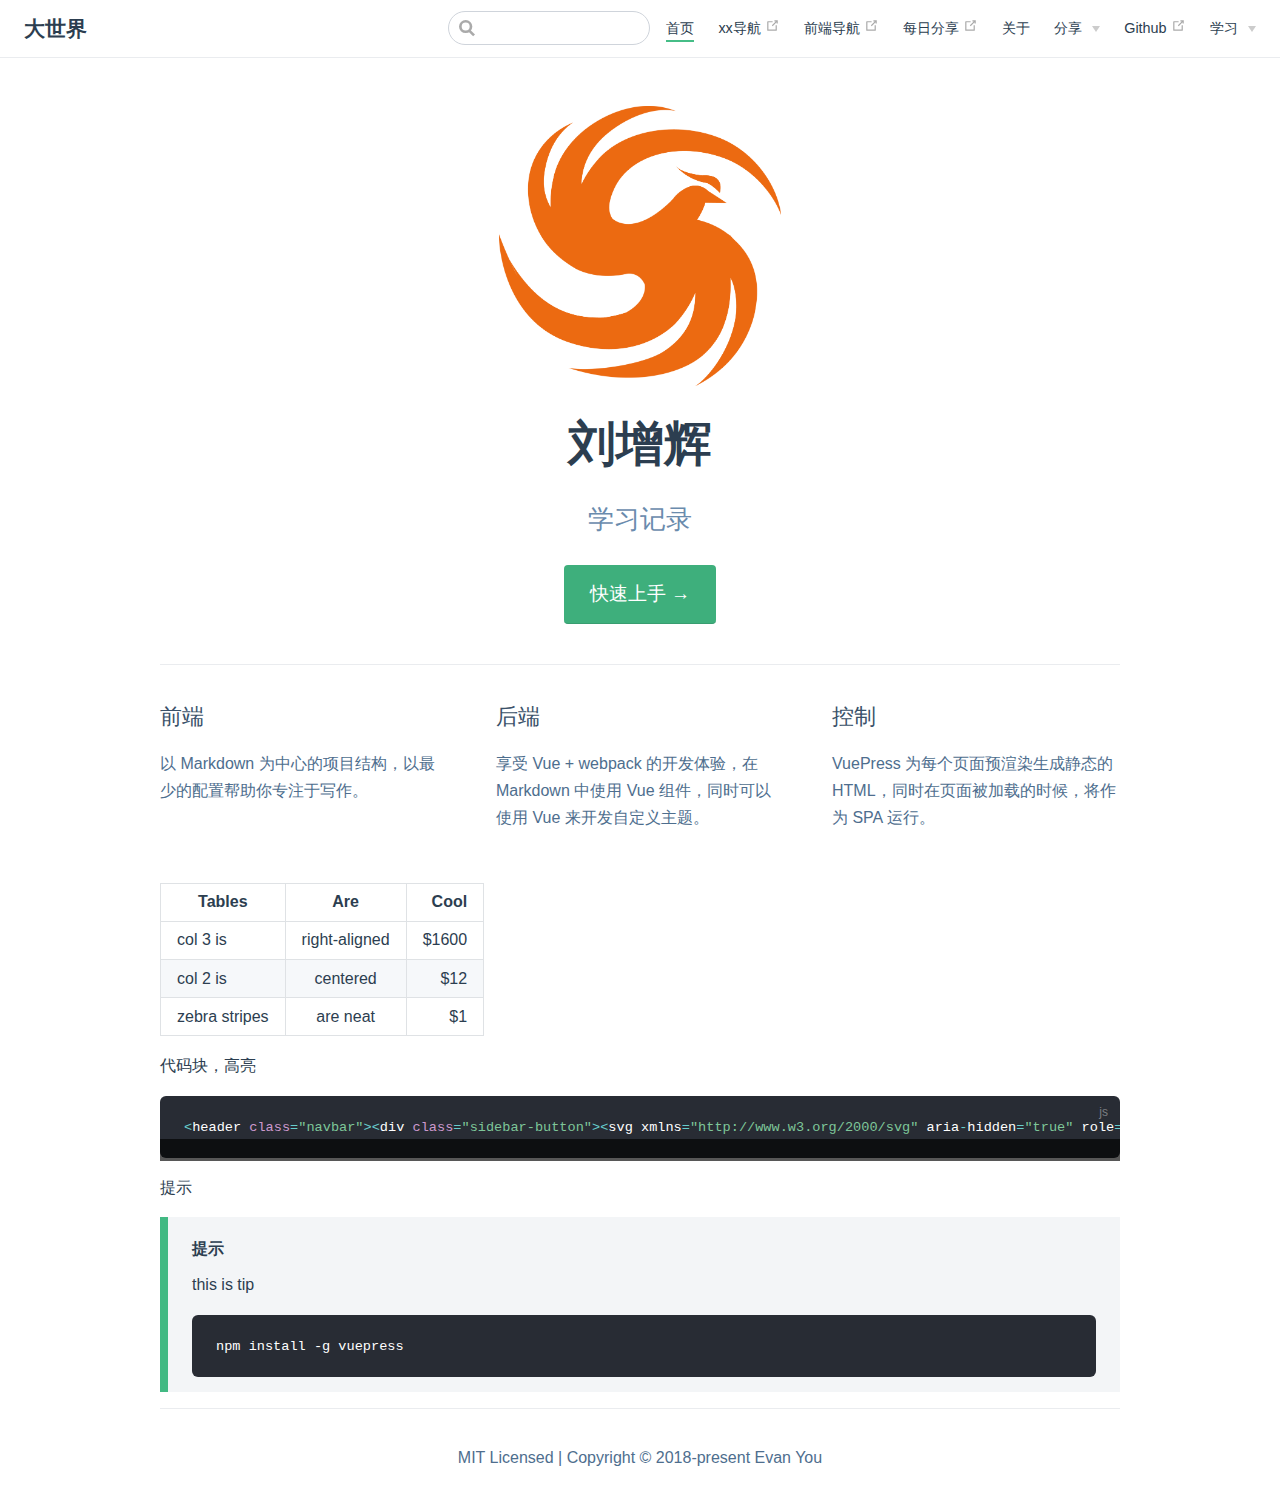
<file: index.html>
<!DOCTYPE html>
<html lang="en-US">
  <head>
    <meta charset="utf-8">
    <meta name="viewport" content="width=device-width,initial-scale=1">
    <title>大世界</title>
    <meta name="description" content="explore the world">
    <link rel="icon" href="/timg.jpeg">
    
    <link rel="preload" href="/assets/css/0.styles.eef6c789.css" as="style"><link rel="preload" href="/assets/js/app.24a05cf1.js" as="script"><link rel="preload" href="/assets/js/3.10c4677b.js" as="script"><link rel="prefetch" href="/assets/js/10.7c7c4bc1.js"><link rel="prefetch" href="/assets/js/11.5bcfe1b7.js"><link rel="prefetch" href="/assets/js/2.6c3f7e4e.js"><link rel="prefetch" href="/assets/js/4.59513063.js"><link rel="prefetch" href="/assets/js/5.34e3c570.js"><link rel="prefetch" href="/assets/js/6.06c265b9.js"><link rel="prefetch" href="/assets/js/7.696fef50.js"><link rel="prefetch" href="/assets/js/8.828e5d78.js"><link rel="prefetch" href="/assets/js/9.a8122070.js">
    <link rel="stylesheet" href="/assets/css/0.styles.eef6c789.css">
  </head>
  <body>
    <div id="app" data-server-rendered="true"><div class="theme-container no-sidebar"><header class="navbar"><div class="sidebar-button"><svg xmlns="http://www.w3.org/2000/svg" aria-hidden="true" role="img" viewBox="0 0 448 512" class="icon"><path fill="currentColor" d="M436 124H12c-6.627 0-12-5.373-12-12V80c0-6.627 5.373-12 12-12h424c6.627 0 12 5.373 12 12v32c0 6.627-5.373 12-12 12zm0 160H12c-6.627 0-12-5.373-12-12v-32c0-6.627 5.373-12 12-12h424c6.627 0 12 5.373 12 12v32c0 6.627-5.373 12-12 12zm0 160H12c-6.627 0-12-5.373-12-12v-32c0-6.627 5.373-12 12-12h424c6.627 0 12 5.373 12 12v32c0 6.627-5.373 12-12 12z"></path></svg></div> <a href="/" class="home-link router-link-exact-active router-link-active"><!----> <span class="site-name">大世界</span></a> <div class="links" style="max-width:nullpx;"><div class="search-box"><input aria-label="Search" autocomplete="off" spellcheck="false" value=""> <!----></div> <nav class="nav-links can-hide"><div class="nav-item"><a href="/" class="nav-link router-link-exact-active router-link-active">首页</a></div><div class="nav-item"><a href="http://mackxin.com/nav.html" target="_blank" rel="noopener noreferrer" class="nav-link external">
  xx导航
  <svg xmlns="http://www.w3.org/2000/svg" aria-hidden="true" x="0px" y="0px" viewBox="0 0 100 100" width="15" height="15" class="icon outbound"><path fill="currentColor" d="M18.8,85.1h56l0,0c2.2,0,4-1.8,4-4v-32h-8v28h-48v-48h28v-8h-32l0,0c-2.2,0-4,1.8-4,4v56C14.8,83.3,16.6,85.1,18.8,85.1z"></path> <polygon fill="currentColor" points="45.7,48.7 51.3,54.3 77.2,28.5 77.2,37.2 85.2,37.2 85.2,14.9 62.8,14.9 62.8,22.9 71.5,22.9"></polygon></svg></a></div><div class="nav-item"><a href="http://mackxin.com/webnav.html" target="_blank" rel="noopener noreferrer" class="nav-link external">
  前端导航
  <svg xmlns="http://www.w3.org/2000/svg" aria-hidden="true" x="0px" y="0px" viewBox="0 0 100 100" width="15" height="15" class="icon outbound"><path fill="currentColor" d="M18.8,85.1h56l0,0c2.2,0,4-1.8,4-4v-32h-8v28h-48v-48h28v-8h-32l0,0c-2.2,0-4,1.8-4,4v56C14.8,83.3,16.6,85.1,18.8,85.1z"></path> <polygon fill="currentColor" points="45.7,48.7 51.3,54.3 77.2,28.5 77.2,37.2 85.2,37.2 85.2,14.9 62.8,14.9 62.8,22.9 71.5,22.9"></polygon></svg></a></div><div class="nav-item"><a href="http://mackxin.com/fx.html" target="_blank" rel="noopener noreferrer" class="nav-link external">
  每日分享
  <svg xmlns="http://www.w3.org/2000/svg" aria-hidden="true" x="0px" y="0px" viewBox="0 0 100 100" width="15" height="15" class="icon outbound"><path fill="currentColor" d="M18.8,85.1h56l0,0c2.2,0,4-1.8,4-4v-32h-8v28h-48v-48h28v-8h-32l0,0c-2.2,0-4,1.8-4,4v56C14.8,83.3,16.6,85.1,18.8,85.1z"></path> <polygon fill="currentColor" points="45.7,48.7 51.3,54.3 77.2,28.5 77.2,37.2 85.2,37.2 85.2,14.9 62.8,14.9 62.8,22.9 71.5,22.9"></polygon></svg></a></div><div class="nav-item"><a href="/about.html" class="nav-link">关于</a></div><div class="nav-item"><div class="dropdown-wrapper"><a class="dropdown-title"><span class="title">分享</span> <span class="arrow right"></span></a> <ul class="nav-dropdown" style="display:none;"><li class="dropdown-item"><!----> <a href="/jishu/" class="nav-link">技术</a></li><li class="dropdown-item"><!----> <a href="/fx/" class="nav-link">每日</a></li></ul></div></div><div class="nav-item"><a href="https://github.com/macxin" target="_blank" rel="noopener noreferrer" class="nav-link external">
  Github
  <svg xmlns="http://www.w3.org/2000/svg" aria-hidden="true" x="0px" y="0px" viewBox="0 0 100 100" width="15" height="15" class="icon outbound"><path fill="currentColor" d="M18.8,85.1h56l0,0c2.2,0,4-1.8,4-4v-32h-8v28h-48v-48h28v-8h-32l0,0c-2.2,0-4,1.8-4,4v56C14.8,83.3,16.6,85.1,18.8,85.1z"></path> <polygon fill="currentColor" points="45.7,48.7 51.3,54.3 77.2,28.5 77.2,37.2 85.2,37.2 85.2,14.9 62.8,14.9 62.8,22.9 71.5,22.9"></polygon></svg></a></div><div class="nav-item"><div class="dropdown-wrapper"><a class="dropdown-title"><span class="title">学习</span> <span class="arrow right"></span></a> <ul class="nav-dropdown" style="display:none;"><li class="dropdown-item"><h4>前端</h4> <ul class="dropdown-subitem-wrapper"><li class="dropdown-subitem"><a href="/js/" class="nav-link">js</a></li><li class="dropdown-subitem"><a href="/css/" class="nav-link">css</a></li></ul></li><li class="dropdown-item"><h4>后端</h4> <ul class="dropdown-subitem-wrapper"><li class="dropdown-subitem"><a href="/php/" class="nav-link">php</a></li><li class="dropdown-subitem"><a href="/java/" class="nav-link">java</a></li></ul></li></ul></div></div> <!----></nav></div></header> <div class="sidebar-mask"></div> <div class="sidebar"><nav class="nav-links"><div class="nav-item"><a href="/" class="nav-link router-link-exact-active router-link-active">首页</a></div><div class="nav-item"><a href="http://mackxin.com/nav.html" target="_blank" rel="noopener noreferrer" class="nav-link external">
  xx导航
  <svg xmlns="http://www.w3.org/2000/svg" aria-hidden="true" x="0px" y="0px" viewBox="0 0 100 100" width="15" height="15" class="icon outbound"><path fill="currentColor" d="M18.8,85.1h56l0,0c2.2,0,4-1.8,4-4v-32h-8v28h-48v-48h28v-8h-32l0,0c-2.2,0-4,1.8-4,4v56C14.8,83.3,16.6,85.1,18.8,85.1z"></path> <polygon fill="currentColor" points="45.7,48.7 51.3,54.3 77.2,28.5 77.2,37.2 85.2,37.2 85.2,14.9 62.8,14.9 62.8,22.9 71.5,22.9"></polygon></svg></a></div><div class="nav-item"><a href="http://mackxin.com/webnav.html" target="_blank" rel="noopener noreferrer" class="nav-link external">
  前端导航
  <svg xmlns="http://www.w3.org/2000/svg" aria-hidden="true" x="0px" y="0px" viewBox="0 0 100 100" width="15" height="15" class="icon outbound"><path fill="currentColor" d="M18.8,85.1h56l0,0c2.2,0,4-1.8,4-4v-32h-8v28h-48v-48h28v-8h-32l0,0c-2.2,0-4,1.8-4,4v56C14.8,83.3,16.6,85.1,18.8,85.1z"></path> <polygon fill="currentColor" points="45.7,48.7 51.3,54.3 77.2,28.5 77.2,37.2 85.2,37.2 85.2,14.9 62.8,14.9 62.8,22.9 71.5,22.9"></polygon></svg></a></div><div class="nav-item"><a href="http://mackxin.com/fx.html" target="_blank" rel="noopener noreferrer" class="nav-link external">
  每日分享
  <svg xmlns="http://www.w3.org/2000/svg" aria-hidden="true" x="0px" y="0px" viewBox="0 0 100 100" width="15" height="15" class="icon outbound"><path fill="currentColor" d="M18.8,85.1h56l0,0c2.2,0,4-1.8,4-4v-32h-8v28h-48v-48h28v-8h-32l0,0c-2.2,0-4,1.8-4,4v56C14.8,83.3,16.6,85.1,18.8,85.1z"></path> <polygon fill="currentColor" points="45.7,48.7 51.3,54.3 77.2,28.5 77.2,37.2 85.2,37.2 85.2,14.9 62.8,14.9 62.8,22.9 71.5,22.9"></polygon></svg></a></div><div class="nav-item"><a href="/about.html" class="nav-link">关于</a></div><div class="nav-item"><div class="dropdown-wrapper"><a class="dropdown-title"><span class="title">分享</span> <span class="arrow right"></span></a> <ul class="nav-dropdown" style="display:none;"><li class="dropdown-item"><!----> <a href="/jishu/" class="nav-link">技术</a></li><li class="dropdown-item"><!----> <a href="/fx/" class="nav-link">每日</a></li></ul></div></div><div class="nav-item"><a href="https://github.com/macxin" target="_blank" rel="noopener noreferrer" class="nav-link external">
  Github
  <svg xmlns="http://www.w3.org/2000/svg" aria-hidden="true" x="0px" y="0px" viewBox="0 0 100 100" width="15" height="15" class="icon outbound"><path fill="currentColor" d="M18.8,85.1h56l0,0c2.2,0,4-1.8,4-4v-32h-8v28h-48v-48h28v-8h-32l0,0c-2.2,0-4,1.8-4,4v56C14.8,83.3,16.6,85.1,18.8,85.1z"></path> <polygon fill="currentColor" points="45.7,48.7 51.3,54.3 77.2,28.5 77.2,37.2 85.2,37.2 85.2,14.9 62.8,14.9 62.8,22.9 71.5,22.9"></polygon></svg></a></div><div class="nav-item"><div class="dropdown-wrapper"><a class="dropdown-title"><span class="title">学习</span> <span class="arrow right"></span></a> <ul class="nav-dropdown" style="display:none;"><li class="dropdown-item"><h4>前端</h4> <ul class="dropdown-subitem-wrapper"><li class="dropdown-subitem"><a href="/js/" class="nav-link">js</a></li><li class="dropdown-subitem"><a href="/css/" class="nav-link">css</a></li></ul></li><li class="dropdown-item"><h4>后端</h4> <ul class="dropdown-subitem-wrapper"><li class="dropdown-subitem"><a href="/php/" class="nav-link">php</a></li><li class="dropdown-subitem"><a href="/java/" class="nav-link">java</a></li></ul></li></ul></div></div> <!----></nav>  <!----> </div> <div class="home"><div class="hero"><img src="/logo.png" alt="hero"> <h1>刘增辉</h1> <p class="description">
      学习记录
    </p> <p class="action"><a href="/zh/guide/" class="nav-link action-button">快速上手 →</a></p></div> <div class="features"><div class="feature"><h2>前端</h2> <p>以 Markdown 为中心的项目结构，以最少的配置帮助你专注于写作。</p></div><div class="feature"><h2>后端</h2> <p>享受 Vue + webpack 的开发体验，在 Markdown 中使用 Vue 组件，同时可以使用 Vue 来开发自定义主题。</p></div><div class="feature"><h2>控制</h2> <p>VuePress 为每个页面预渲染生成静态的 HTML，同时在页面被加载的时候，将作为 SPA 运行。</p></div></div> <div class="content custom"><table><thead><tr><th>Tables</th> <th style="text-align:center">Are</th> <th style="text-align:right">Cool</th></tr></thead> <tbody><tr><td>col 3 is</td> <td style="text-align:center">right-aligned</td> <td style="text-align:right">$1600</td></tr> <tr><td>col 2 is</td> <td style="text-align:center">centered</td> <td style="text-align:right">$12</td></tr> <tr><td>zebra stripes</td> <td style="text-align:center">are neat</td> <td style="text-align:right">$1</td></tr></tbody></table> <p>代码块，高亮</p> <div class="language-js extra-class"><div class="highlight-lines"><br><div class="highlighted"> </div></div><pre class="language-js"><code><span class="token operator">&lt;</span>header <span class="token keyword">class</span><span class="token operator">=</span><span class="token string">&quot;navbar&quot;</span><span class="token operator">&gt;</span><span class="token operator">&lt;</span>div <span class="token keyword">class</span><span class="token operator">=</span><span class="token string">&quot;sidebar-button&quot;</span><span class="token operator">&gt;</span><span class="token operator">&lt;</span>svg xmlns<span class="token operator">=</span><span class="token string">&quot;http://www.w3.org/2000/svg&quot;</span> aria<span class="token operator">-</span>hidden<span class="token operator">=</span><span class="token string">&quot;true&quot;</span> role<span class="token operator">=</span><span class="token string">&quot;img&quot;</span> viewBox<span class="token operator">=</span><span class="token string">&quot;0 0 448 512&quot;</span> <span class="token keyword">class</span><span class="token operator">=</span><span class="token string">&quot;icon&quot;</span><span class="token operator">&gt;</span><span class="token operator">&lt;</span>path fill<span class="token operator">=</span><span class="token string">&quot;currentColor&quot;</span> d<span class="token operator">=</span><span class="token string">&quot;M436 124H12c-6.627 0-12-5.373-12-12V80c0-6.627 5.373-12 12-12h424c6.627 0 12 5.373 12 12v32c0 6.627-5.373 12-12 12zm0 160H12c-6.627 0-12-5.373-12-12v-32c0-6.627 5.373-12 12-12h424c6.627 0 12 5.373 12 12v32c0 6.627-5.373 12-12 12zm0 160H12c-6.627 0-12-5.373-12-12v-32c0-6.627 5.373-12 12-12h424c6.627 0 12 5.373 12 12v32c0 6.627-5.373 12-12 12z&quot;</span><span class="token operator">&gt;</span><span class="token operator">&lt;</span><span class="token operator">/</span>path<span class="token operator">&gt;</span><span class="token operator">&lt;</span><span class="token operator">/</span>svg<span class="token operator">&gt;</span><span class="token operator">&lt;</span><span class="token operator">/</span>div<span class="token operator">&gt;</span> <span class="token operator">&lt;</span>a href<span class="token operator">=</span><span class="token string">&quot;/&quot;</span> <span class="token keyword">class</span><span class="token operator">=</span><span class="token string">&quot;home-link router-link-exact-active router-link-active&quot;</span><span class="token operator">&gt;</span><span class="token operator">&lt;</span><span class="token operator">!</span><span class="token operator">--</span><span class="token operator">--</span><span class="token operator">&gt;</span> <span class="token operator">&lt;</span>span <span class="token keyword">class</span><span class="token operator">=</span><span class="token string">&quot;site-name&quot;</span><span class="token operator">&gt;</span>大世界<span class="token operator">&lt;</span><span class="token operator">/</span>span<span class="token operator">&gt;</span><span class="token operator">&lt;</span><span class="token operator">/</span>a<span class="token operator">&gt;</span> <span class="token operator">&lt;</span>div <span class="token keyword">class</span><span class="token operator">=</span><span class="token string">&quot;links&quot;</span> style<span class="token operator">=</span><span class="token string">&quot;max-width: 1188px;&quot;</span><span class="token operator">&gt;</span><span class="token operator">&lt;</span>div <span class="token keyword">class</span><span class="token operator">=</span><span class="token string">&quot;search-box&quot;</span><span class="token operator">&gt;</span><span class="token operator">&lt;</span>input aria<span class="token operator">-</span>label<span class="token operator">=</span><span class="token string">&quot;Search&quot;</span> autocomplete<span class="token operator">=</span><span class="token string">&quot;off&quot;</span> spellcheck<span class="token operator">=</span><span class="token string">&quot;false&quot;</span> <span class="token keyword">class</span><span class="token operator">=</span><span class="token string">&quot;&quot;</span><span class="token operator">&gt;</span> <span class="token operator">&lt;</span><span class="token operator">!</span><span class="token operator">--</span><span class="token operator">--</span><span class="token operator">&gt;</span><span class="token operator">&lt;</span><span class="token operator">/</span>div<span class="token operator">&gt;</span> <span class="token operator">&lt;</span><span class="token operator">!</span><span class="token operator">--</span><span class="token operator">--</span><span class="token operator">&gt;</span><span class="token operator">&lt;</span><span class="token operator">/</span>div<span class="token operator">&gt;</span><span class="token operator">&lt;</span><span class="token operator">/</span>header<span class="token operator">&gt;</span>
</code></pre></div><p>提示</p> <div class="tip custom-block"><p class="custom-block-title">提示</p> <p>this is tip</p> <pre><code>npm install -g vuepress
</code></pre></div></div> <div class="footer">
    MIT Licensed | Copyright © 2018-present Evan You
  </div></div> <!----></div></div>
    <script src="/assets/js/app.24a05cf1.js" defer></script><script src="/assets/js/3.10c4677b.js" defer></script>
  </body>
</html>
</file>
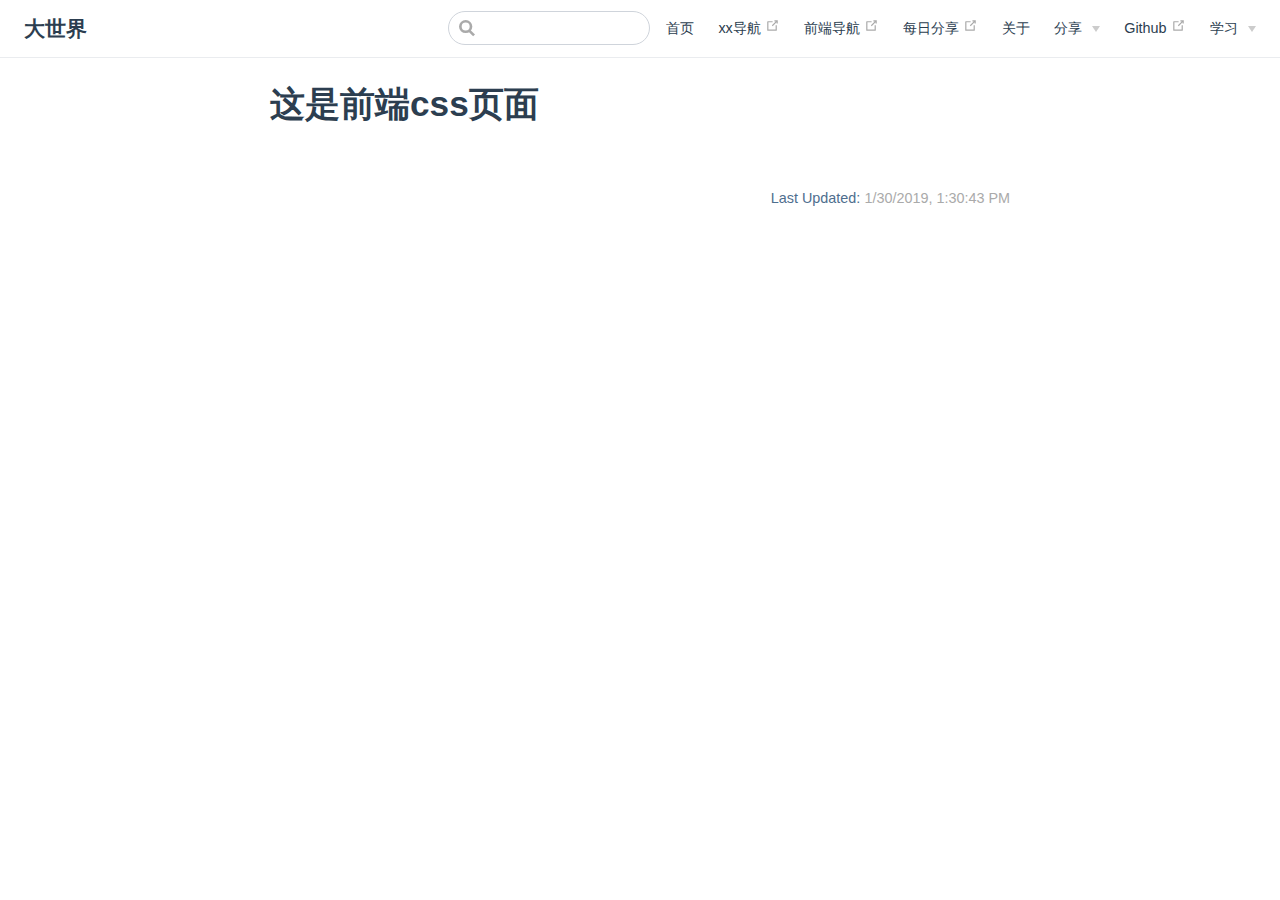
<file: css/index.html>
<!DOCTYPE html>
<html lang="en-US">
  <head>
    <meta charset="utf-8">
    <meta name="viewport" content="width=device-width,initial-scale=1">
    <title>这是前端css页面 | 大世界</title>
    <meta name="description" content="explore the world">
    <link rel="icon" href="/timg.jpeg">
    
    <link rel="preload" href="/assets/css/0.styles.eef6c789.css" as="style"><link rel="preload" href="/assets/js/app.24a05cf1.js" as="script"><link rel="preload" href="/assets/js/5.34e3c570.js" as="script"><link rel="prefetch" href="/assets/js/10.7c7c4bc1.js"><link rel="prefetch" href="/assets/js/11.5bcfe1b7.js"><link rel="prefetch" href="/assets/js/2.6c3f7e4e.js"><link rel="prefetch" href="/assets/js/3.10c4677b.js"><link rel="prefetch" href="/assets/js/4.59513063.js"><link rel="prefetch" href="/assets/js/6.06c265b9.js"><link rel="prefetch" href="/assets/js/7.696fef50.js"><link rel="prefetch" href="/assets/js/8.828e5d78.js"><link rel="prefetch" href="/assets/js/9.a8122070.js">
    <link rel="stylesheet" href="/assets/css/0.styles.eef6c789.css">
  </head>
  <body>
    <div id="app" data-server-rendered="true"><div class="theme-container no-sidebar"><header class="navbar"><div class="sidebar-button"><svg xmlns="http://www.w3.org/2000/svg" aria-hidden="true" role="img" viewBox="0 0 448 512" class="icon"><path fill="currentColor" d="M436 124H12c-6.627 0-12-5.373-12-12V80c0-6.627 5.373-12 12-12h424c6.627 0 12 5.373 12 12v32c0 6.627-5.373 12-12 12zm0 160H12c-6.627 0-12-5.373-12-12v-32c0-6.627 5.373-12 12-12h424c6.627 0 12 5.373 12 12v32c0 6.627-5.373 12-12 12zm0 160H12c-6.627 0-12-5.373-12-12v-32c0-6.627 5.373-12 12-12h424c6.627 0 12 5.373 12 12v32c0 6.627-5.373 12-12 12z"></path></svg></div> <a href="/" class="home-link router-link-active"><!----> <span class="site-name">大世界</span></a> <div class="links" style="max-width:nullpx;"><div class="search-box"><input aria-label="Search" autocomplete="off" spellcheck="false" value=""> <!----></div> <nav class="nav-links can-hide"><div class="nav-item"><a href="/" class="nav-link">首页</a></div><div class="nav-item"><a href="http://mackxin.com/nav.html" target="_blank" rel="noopener noreferrer" class="nav-link external">
  xx导航
  <svg xmlns="http://www.w3.org/2000/svg" aria-hidden="true" x="0px" y="0px" viewBox="0 0 100 100" width="15" height="15" class="icon outbound"><path fill="currentColor" d="M18.8,85.1h56l0,0c2.2,0,4-1.8,4-4v-32h-8v28h-48v-48h28v-8h-32l0,0c-2.2,0-4,1.8-4,4v56C14.8,83.3,16.6,85.1,18.8,85.1z"></path> <polygon fill="currentColor" points="45.7,48.7 51.3,54.3 77.2,28.5 77.2,37.2 85.2,37.2 85.2,14.9 62.8,14.9 62.8,22.9 71.5,22.9"></polygon></svg></a></div><div class="nav-item"><a href="http://mackxin.com/webnav.html" target="_blank" rel="noopener noreferrer" class="nav-link external">
  前端导航
  <svg xmlns="http://www.w3.org/2000/svg" aria-hidden="true" x="0px" y="0px" viewBox="0 0 100 100" width="15" height="15" class="icon outbound"><path fill="currentColor" d="M18.8,85.1h56l0,0c2.2,0,4-1.8,4-4v-32h-8v28h-48v-48h28v-8h-32l0,0c-2.2,0-4,1.8-4,4v56C14.8,83.3,16.6,85.1,18.8,85.1z"></path> <polygon fill="currentColor" points="45.7,48.7 51.3,54.3 77.2,28.5 77.2,37.2 85.2,37.2 85.2,14.9 62.8,14.9 62.8,22.9 71.5,22.9"></polygon></svg></a></div><div class="nav-item"><a href="http://mackxin.com/fx.html" target="_blank" rel="noopener noreferrer" class="nav-link external">
  每日分享
  <svg xmlns="http://www.w3.org/2000/svg" aria-hidden="true" x="0px" y="0px" viewBox="0 0 100 100" width="15" height="15" class="icon outbound"><path fill="currentColor" d="M18.8,85.1h56l0,0c2.2,0,4-1.8,4-4v-32h-8v28h-48v-48h28v-8h-32l0,0c-2.2,0-4,1.8-4,4v56C14.8,83.3,16.6,85.1,18.8,85.1z"></path> <polygon fill="currentColor" points="45.7,48.7 51.3,54.3 77.2,28.5 77.2,37.2 85.2,37.2 85.2,14.9 62.8,14.9 62.8,22.9 71.5,22.9"></polygon></svg></a></div><div class="nav-item"><a href="/about.html" class="nav-link">关于</a></div><div class="nav-item"><div class="dropdown-wrapper"><a class="dropdown-title"><span class="title">分享</span> <span class="arrow right"></span></a> <ul class="nav-dropdown" style="display:none;"><li class="dropdown-item"><!----> <a href="/jishu/" class="nav-link">技术</a></li><li class="dropdown-item"><!----> <a href="/fx/" class="nav-link">每日</a></li></ul></div></div><div class="nav-item"><a href="https://github.com/macxin" target="_blank" rel="noopener noreferrer" class="nav-link external">
  Github
  <svg xmlns="http://www.w3.org/2000/svg" aria-hidden="true" x="0px" y="0px" viewBox="0 0 100 100" width="15" height="15" class="icon outbound"><path fill="currentColor" d="M18.8,85.1h56l0,0c2.2,0,4-1.8,4-4v-32h-8v28h-48v-48h28v-8h-32l0,0c-2.2,0-4,1.8-4,4v56C14.8,83.3,16.6,85.1,18.8,85.1z"></path> <polygon fill="currentColor" points="45.7,48.7 51.3,54.3 77.2,28.5 77.2,37.2 85.2,37.2 85.2,14.9 62.8,14.9 62.8,22.9 71.5,22.9"></polygon></svg></a></div><div class="nav-item"><div class="dropdown-wrapper"><a class="dropdown-title"><span class="title">学习</span> <span class="arrow right"></span></a> <ul class="nav-dropdown" style="display:none;"><li class="dropdown-item"><h4>前端</h4> <ul class="dropdown-subitem-wrapper"><li class="dropdown-subitem"><a href="/js/" class="nav-link">js</a></li><li class="dropdown-subitem"><a href="/css/" class="nav-link router-link-exact-active router-link-active">css</a></li></ul></li><li class="dropdown-item"><h4>后端</h4> <ul class="dropdown-subitem-wrapper"><li class="dropdown-subitem"><a href="/php/" class="nav-link">php</a></li><li class="dropdown-subitem"><a href="/java/" class="nav-link">java</a></li></ul></li></ul></div></div> <!----></nav></div></header> <div class="sidebar-mask"></div> <div class="sidebar"><nav class="nav-links"><div class="nav-item"><a href="/" class="nav-link">首页</a></div><div class="nav-item"><a href="http://mackxin.com/nav.html" target="_blank" rel="noopener noreferrer" class="nav-link external">
  xx导航
  <svg xmlns="http://www.w3.org/2000/svg" aria-hidden="true" x="0px" y="0px" viewBox="0 0 100 100" width="15" height="15" class="icon outbound"><path fill="currentColor" d="M18.8,85.1h56l0,0c2.2,0,4-1.8,4-4v-32h-8v28h-48v-48h28v-8h-32l0,0c-2.2,0-4,1.8-4,4v56C14.8,83.3,16.6,85.1,18.8,85.1z"></path> <polygon fill="currentColor" points="45.7,48.7 51.3,54.3 77.2,28.5 77.2,37.2 85.2,37.2 85.2,14.9 62.8,14.9 62.8,22.9 71.5,22.9"></polygon></svg></a></div><div class="nav-item"><a href="http://mackxin.com/webnav.html" target="_blank" rel="noopener noreferrer" class="nav-link external">
  前端导航
  <svg xmlns="http://www.w3.org/2000/svg" aria-hidden="true" x="0px" y="0px" viewBox="0 0 100 100" width="15" height="15" class="icon outbound"><path fill="currentColor" d="M18.8,85.1h56l0,0c2.2,0,4-1.8,4-4v-32h-8v28h-48v-48h28v-8h-32l0,0c-2.2,0-4,1.8-4,4v56C14.8,83.3,16.6,85.1,18.8,85.1z"></path> <polygon fill="currentColor" points="45.7,48.7 51.3,54.3 77.2,28.5 77.2,37.2 85.2,37.2 85.2,14.9 62.8,14.9 62.8,22.9 71.5,22.9"></polygon></svg></a></div><div class="nav-item"><a href="http://mackxin.com/fx.html" target="_blank" rel="noopener noreferrer" class="nav-link external">
  每日分享
  <svg xmlns="http://www.w3.org/2000/svg" aria-hidden="true" x="0px" y="0px" viewBox="0 0 100 100" width="15" height="15" class="icon outbound"><path fill="currentColor" d="M18.8,85.1h56l0,0c2.2,0,4-1.8,4-4v-32h-8v28h-48v-48h28v-8h-32l0,0c-2.2,0-4,1.8-4,4v56C14.8,83.3,16.6,85.1,18.8,85.1z"></path> <polygon fill="currentColor" points="45.7,48.7 51.3,54.3 77.2,28.5 77.2,37.2 85.2,37.2 85.2,14.9 62.8,14.9 62.8,22.9 71.5,22.9"></polygon></svg></a></div><div class="nav-item"><a href="/about.html" class="nav-link">关于</a></div><div class="nav-item"><div class="dropdown-wrapper"><a class="dropdown-title"><span class="title">分享</span> <span class="arrow right"></span></a> <ul class="nav-dropdown" style="display:none;"><li class="dropdown-item"><!----> <a href="/jishu/" class="nav-link">技术</a></li><li class="dropdown-item"><!----> <a href="/fx/" class="nav-link">每日</a></li></ul></div></div><div class="nav-item"><a href="https://github.com/macxin" target="_blank" rel="noopener noreferrer" class="nav-link external">
  Github
  <svg xmlns="http://www.w3.org/2000/svg" aria-hidden="true" x="0px" y="0px" viewBox="0 0 100 100" width="15" height="15" class="icon outbound"><path fill="currentColor" d="M18.8,85.1h56l0,0c2.2,0,4-1.8,4-4v-32h-8v28h-48v-48h28v-8h-32l0,0c-2.2,0-4,1.8-4,4v56C14.8,83.3,16.6,85.1,18.8,85.1z"></path> <polygon fill="currentColor" points="45.7,48.7 51.3,54.3 77.2,28.5 77.2,37.2 85.2,37.2 85.2,14.9 62.8,14.9 62.8,22.9 71.5,22.9"></polygon></svg></a></div><div class="nav-item"><div class="dropdown-wrapper"><a class="dropdown-title"><span class="title">学习</span> <span class="arrow right"></span></a> <ul class="nav-dropdown" style="display:none;"><li class="dropdown-item"><h4>前端</h4> <ul class="dropdown-subitem-wrapper"><li class="dropdown-subitem"><a href="/js/" class="nav-link">js</a></li><li class="dropdown-subitem"><a href="/css/" class="nav-link router-link-exact-active router-link-active">css</a></li></ul></li><li class="dropdown-item"><h4>后端</h4> <ul class="dropdown-subitem-wrapper"><li class="dropdown-subitem"><a href="/php/" class="nav-link">php</a></li><li class="dropdown-subitem"><a href="/java/" class="nav-link">java</a></li></ul></li></ul></div></div> <!----></nav>  <!----> </div> <div class="page"> <div class="content"><h1 id="这是前端css页面"><a href="#这是前端css页面" aria-hidden="true" class="header-anchor">#</a> 这是前端css页面</h1></div> <div class="page-edit"><!----> <div class="last-updated"><span class="prefix">Last Updated: </span> <span class="time">1/30/2019, 9:30:43 PM</span></div></div> <!----> </div> <!----></div></div>
    <script src="/assets/js/app.24a05cf1.js" defer></script><script src="/assets/js/5.34e3c570.js" defer></script>
  </body>
</html>
</file>
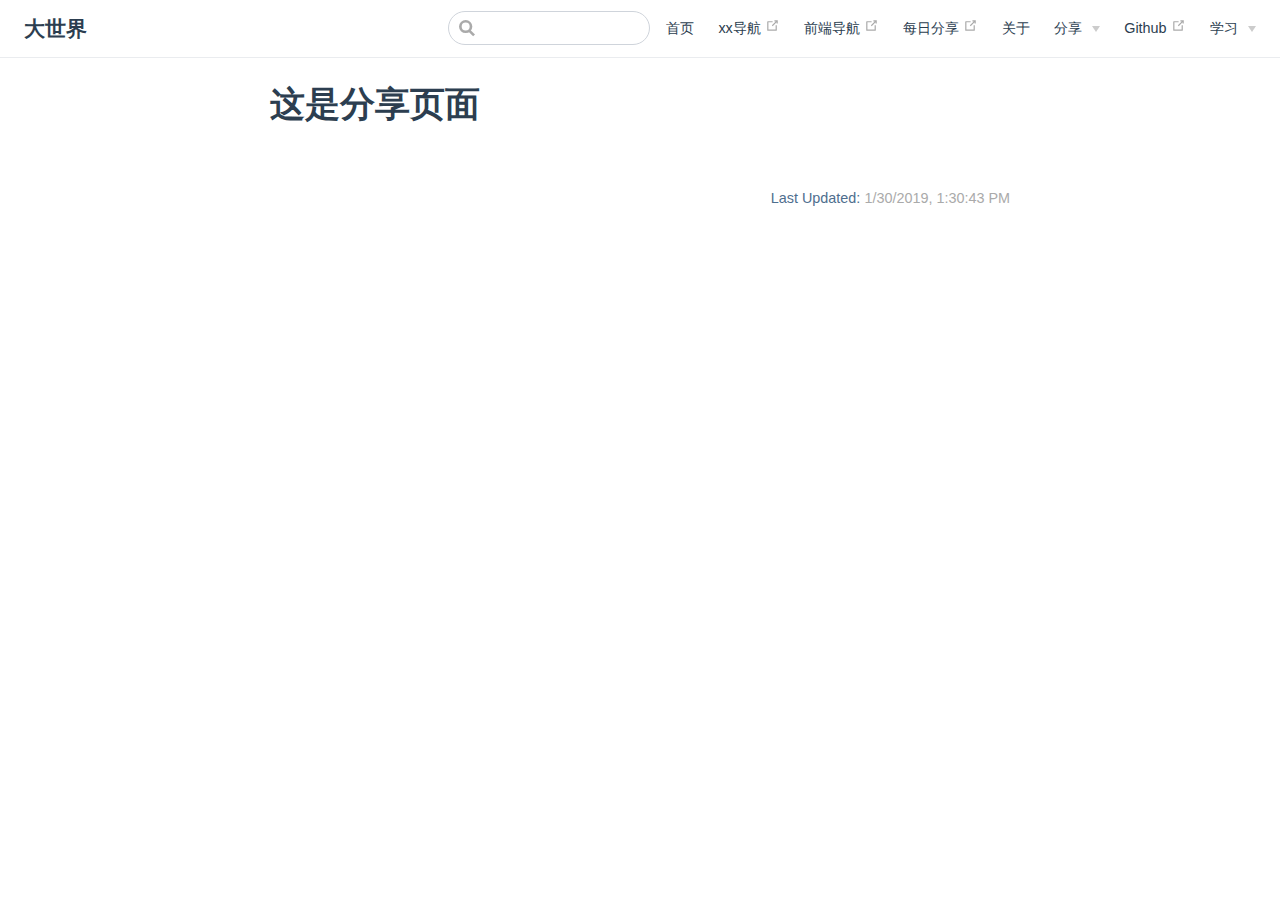
<file: fx/index.html>
<!DOCTYPE html>
<html lang="en-US">
  <head>
    <meta charset="utf-8">
    <meta name="viewport" content="width=device-width,initial-scale=1">
    <title>这是分享页面 | 大世界</title>
    <meta name="description" content="explore the world">
    <link rel="icon" href="/timg.jpeg">
    
    <link rel="preload" href="/assets/css/0.styles.eef6c789.css" as="style"><link rel="preload" href="/assets/js/app.24a05cf1.js" as="script"><link rel="preload" href="/assets/js/6.06c265b9.js" as="script"><link rel="prefetch" href="/assets/js/10.7c7c4bc1.js"><link rel="prefetch" href="/assets/js/11.5bcfe1b7.js"><link rel="prefetch" href="/assets/js/2.6c3f7e4e.js"><link rel="prefetch" href="/assets/js/3.10c4677b.js"><link rel="prefetch" href="/assets/js/4.59513063.js"><link rel="prefetch" href="/assets/js/5.34e3c570.js"><link rel="prefetch" href="/assets/js/7.696fef50.js"><link rel="prefetch" href="/assets/js/8.828e5d78.js"><link rel="prefetch" href="/assets/js/9.a8122070.js">
    <link rel="stylesheet" href="/assets/css/0.styles.eef6c789.css">
  </head>
  <body>
    <div id="app" data-server-rendered="true"><div class="theme-container no-sidebar"><header class="navbar"><div class="sidebar-button"><svg xmlns="http://www.w3.org/2000/svg" aria-hidden="true" role="img" viewBox="0 0 448 512" class="icon"><path fill="currentColor" d="M436 124H12c-6.627 0-12-5.373-12-12V80c0-6.627 5.373-12 12-12h424c6.627 0 12 5.373 12 12v32c0 6.627-5.373 12-12 12zm0 160H12c-6.627 0-12-5.373-12-12v-32c0-6.627 5.373-12 12-12h424c6.627 0 12 5.373 12 12v32c0 6.627-5.373 12-12 12zm0 160H12c-6.627 0-12-5.373-12-12v-32c0-6.627 5.373-12 12-12h424c6.627 0 12 5.373 12 12v32c0 6.627-5.373 12-12 12z"></path></svg></div> <a href="/" class="home-link router-link-active"><!----> <span class="site-name">大世界</span></a> <div class="links" style="max-width:nullpx;"><div class="search-box"><input aria-label="Search" autocomplete="off" spellcheck="false" value=""> <!----></div> <nav class="nav-links can-hide"><div class="nav-item"><a href="/" class="nav-link">首页</a></div><div class="nav-item"><a href="http://mackxin.com/nav.html" target="_blank" rel="noopener noreferrer" class="nav-link external">
  xx导航
  <svg xmlns="http://www.w3.org/2000/svg" aria-hidden="true" x="0px" y="0px" viewBox="0 0 100 100" width="15" height="15" class="icon outbound"><path fill="currentColor" d="M18.8,85.1h56l0,0c2.2,0,4-1.8,4-4v-32h-8v28h-48v-48h28v-8h-32l0,0c-2.2,0-4,1.8-4,4v56C14.8,83.3,16.6,85.1,18.8,85.1z"></path> <polygon fill="currentColor" points="45.7,48.7 51.3,54.3 77.2,28.5 77.2,37.2 85.2,37.2 85.2,14.9 62.8,14.9 62.8,22.9 71.5,22.9"></polygon></svg></a></div><div class="nav-item"><a href="http://mackxin.com/webnav.html" target="_blank" rel="noopener noreferrer" class="nav-link external">
  前端导航
  <svg xmlns="http://www.w3.org/2000/svg" aria-hidden="true" x="0px" y="0px" viewBox="0 0 100 100" width="15" height="15" class="icon outbound"><path fill="currentColor" d="M18.8,85.1h56l0,0c2.2,0,4-1.8,4-4v-32h-8v28h-48v-48h28v-8h-32l0,0c-2.2,0-4,1.8-4,4v56C14.8,83.3,16.6,85.1,18.8,85.1z"></path> <polygon fill="currentColor" points="45.7,48.7 51.3,54.3 77.2,28.5 77.2,37.2 85.2,37.2 85.2,14.9 62.8,14.9 62.8,22.9 71.5,22.9"></polygon></svg></a></div><div class="nav-item"><a href="http://mackxin.com/fx.html" target="_blank" rel="noopener noreferrer" class="nav-link external">
  每日分享
  <svg xmlns="http://www.w3.org/2000/svg" aria-hidden="true" x="0px" y="0px" viewBox="0 0 100 100" width="15" height="15" class="icon outbound"><path fill="currentColor" d="M18.8,85.1h56l0,0c2.2,0,4-1.8,4-4v-32h-8v28h-48v-48h28v-8h-32l0,0c-2.2,0-4,1.8-4,4v56C14.8,83.3,16.6,85.1,18.8,85.1z"></path> <polygon fill="currentColor" points="45.7,48.7 51.3,54.3 77.2,28.5 77.2,37.2 85.2,37.2 85.2,14.9 62.8,14.9 62.8,22.9 71.5,22.9"></polygon></svg></a></div><div class="nav-item"><a href="/about.html" class="nav-link">关于</a></div><div class="nav-item"><div class="dropdown-wrapper"><a class="dropdown-title"><span class="title">分享</span> <span class="arrow right"></span></a> <ul class="nav-dropdown" style="display:none;"><li class="dropdown-item"><!----> <a href="/jishu/" class="nav-link">技术</a></li><li class="dropdown-item"><!----> <a href="/fx/" class="nav-link router-link-exact-active router-link-active">每日</a></li></ul></div></div><div class="nav-item"><a href="https://github.com/macxin" target="_blank" rel="noopener noreferrer" class="nav-link external">
  Github
  <svg xmlns="http://www.w3.org/2000/svg" aria-hidden="true" x="0px" y="0px" viewBox="0 0 100 100" width="15" height="15" class="icon outbound"><path fill="currentColor" d="M18.8,85.1h56l0,0c2.2,0,4-1.8,4-4v-32h-8v28h-48v-48h28v-8h-32l0,0c-2.2,0-4,1.8-4,4v56C14.8,83.3,16.6,85.1,18.8,85.1z"></path> <polygon fill="currentColor" points="45.7,48.7 51.3,54.3 77.2,28.5 77.2,37.2 85.2,37.2 85.2,14.9 62.8,14.9 62.8,22.9 71.5,22.9"></polygon></svg></a></div><div class="nav-item"><div class="dropdown-wrapper"><a class="dropdown-title"><span class="title">学习</span> <span class="arrow right"></span></a> <ul class="nav-dropdown" style="display:none;"><li class="dropdown-item"><h4>前端</h4> <ul class="dropdown-subitem-wrapper"><li class="dropdown-subitem"><a href="/js/" class="nav-link">js</a></li><li class="dropdown-subitem"><a href="/css/" class="nav-link">css</a></li></ul></li><li class="dropdown-item"><h4>后端</h4> <ul class="dropdown-subitem-wrapper"><li class="dropdown-subitem"><a href="/php/" class="nav-link">php</a></li><li class="dropdown-subitem"><a href="/java/" class="nav-link">java</a></li></ul></li></ul></div></div> <!----></nav></div></header> <div class="sidebar-mask"></div> <div class="sidebar"><nav class="nav-links"><div class="nav-item"><a href="/" class="nav-link">首页</a></div><div class="nav-item"><a href="http://mackxin.com/nav.html" target="_blank" rel="noopener noreferrer" class="nav-link external">
  xx导航
  <svg xmlns="http://www.w3.org/2000/svg" aria-hidden="true" x="0px" y="0px" viewBox="0 0 100 100" width="15" height="15" class="icon outbound"><path fill="currentColor" d="M18.8,85.1h56l0,0c2.2,0,4-1.8,4-4v-32h-8v28h-48v-48h28v-8h-32l0,0c-2.2,0-4,1.8-4,4v56C14.8,83.3,16.6,85.1,18.8,85.1z"></path> <polygon fill="currentColor" points="45.7,48.7 51.3,54.3 77.2,28.5 77.2,37.2 85.2,37.2 85.2,14.9 62.8,14.9 62.8,22.9 71.5,22.9"></polygon></svg></a></div><div class="nav-item"><a href="http://mackxin.com/webnav.html" target="_blank" rel="noopener noreferrer" class="nav-link external">
  前端导航
  <svg xmlns="http://www.w3.org/2000/svg" aria-hidden="true" x="0px" y="0px" viewBox="0 0 100 100" width="15" height="15" class="icon outbound"><path fill="currentColor" d="M18.8,85.1h56l0,0c2.2,0,4-1.8,4-4v-32h-8v28h-48v-48h28v-8h-32l0,0c-2.2,0-4,1.8-4,4v56C14.8,83.3,16.6,85.1,18.8,85.1z"></path> <polygon fill="currentColor" points="45.7,48.7 51.3,54.3 77.2,28.5 77.2,37.2 85.2,37.2 85.2,14.9 62.8,14.9 62.8,22.9 71.5,22.9"></polygon></svg></a></div><div class="nav-item"><a href="http://mackxin.com/fx.html" target="_blank" rel="noopener noreferrer" class="nav-link external">
  每日分享
  <svg xmlns="http://www.w3.org/2000/svg" aria-hidden="true" x="0px" y="0px" viewBox="0 0 100 100" width="15" height="15" class="icon outbound"><path fill="currentColor" d="M18.8,85.1h56l0,0c2.2,0,4-1.8,4-4v-32h-8v28h-48v-48h28v-8h-32l0,0c-2.2,0-4,1.8-4,4v56C14.8,83.3,16.6,85.1,18.8,85.1z"></path> <polygon fill="currentColor" points="45.7,48.7 51.3,54.3 77.2,28.5 77.2,37.2 85.2,37.2 85.2,14.9 62.8,14.9 62.8,22.9 71.5,22.9"></polygon></svg></a></div><div class="nav-item"><a href="/about.html" class="nav-link">关于</a></div><div class="nav-item"><div class="dropdown-wrapper"><a class="dropdown-title"><span class="title">分享</span> <span class="arrow right"></span></a> <ul class="nav-dropdown" style="display:none;"><li class="dropdown-item"><!----> <a href="/jishu/" class="nav-link">技术</a></li><li class="dropdown-item"><!----> <a href="/fx/" class="nav-link router-link-exact-active router-link-active">每日</a></li></ul></div></div><div class="nav-item"><a href="https://github.com/macxin" target="_blank" rel="noopener noreferrer" class="nav-link external">
  Github
  <svg xmlns="http://www.w3.org/2000/svg" aria-hidden="true" x="0px" y="0px" viewBox="0 0 100 100" width="15" height="15" class="icon outbound"><path fill="currentColor" d="M18.8,85.1h56l0,0c2.2,0,4-1.8,4-4v-32h-8v28h-48v-48h28v-8h-32l0,0c-2.2,0-4,1.8-4,4v56C14.8,83.3,16.6,85.1,18.8,85.1z"></path> <polygon fill="currentColor" points="45.7,48.7 51.3,54.3 77.2,28.5 77.2,37.2 85.2,37.2 85.2,14.9 62.8,14.9 62.8,22.9 71.5,22.9"></polygon></svg></a></div><div class="nav-item"><div class="dropdown-wrapper"><a class="dropdown-title"><span class="title">学习</span> <span class="arrow right"></span></a> <ul class="nav-dropdown" style="display:none;"><li class="dropdown-item"><h4>前端</h4> <ul class="dropdown-subitem-wrapper"><li class="dropdown-subitem"><a href="/js/" class="nav-link">js</a></li><li class="dropdown-subitem"><a href="/css/" class="nav-link">css</a></li></ul></li><li class="dropdown-item"><h4>后端</h4> <ul class="dropdown-subitem-wrapper"><li class="dropdown-subitem"><a href="/php/" class="nav-link">php</a></li><li class="dropdown-subitem"><a href="/java/" class="nav-link">java</a></li></ul></li></ul></div></div> <!----></nav>  <!----> </div> <div class="page"> <div class="content"><h1 id="这是分享页面"><a href="#这是分享页面" aria-hidden="true" class="header-anchor">#</a> 这是分享页面</h1></div> <div class="page-edit"><!----> <div class="last-updated"><span class="prefix">Last Updated: </span> <span class="time">1/30/2019, 9:30:43 PM</span></div></div> <!----> </div> <!----></div></div>
    <script src="/assets/js/app.24a05cf1.js" defer></script><script src="/assets/js/6.06c265b9.js" defer></script>
  </body>
</html>
</file>
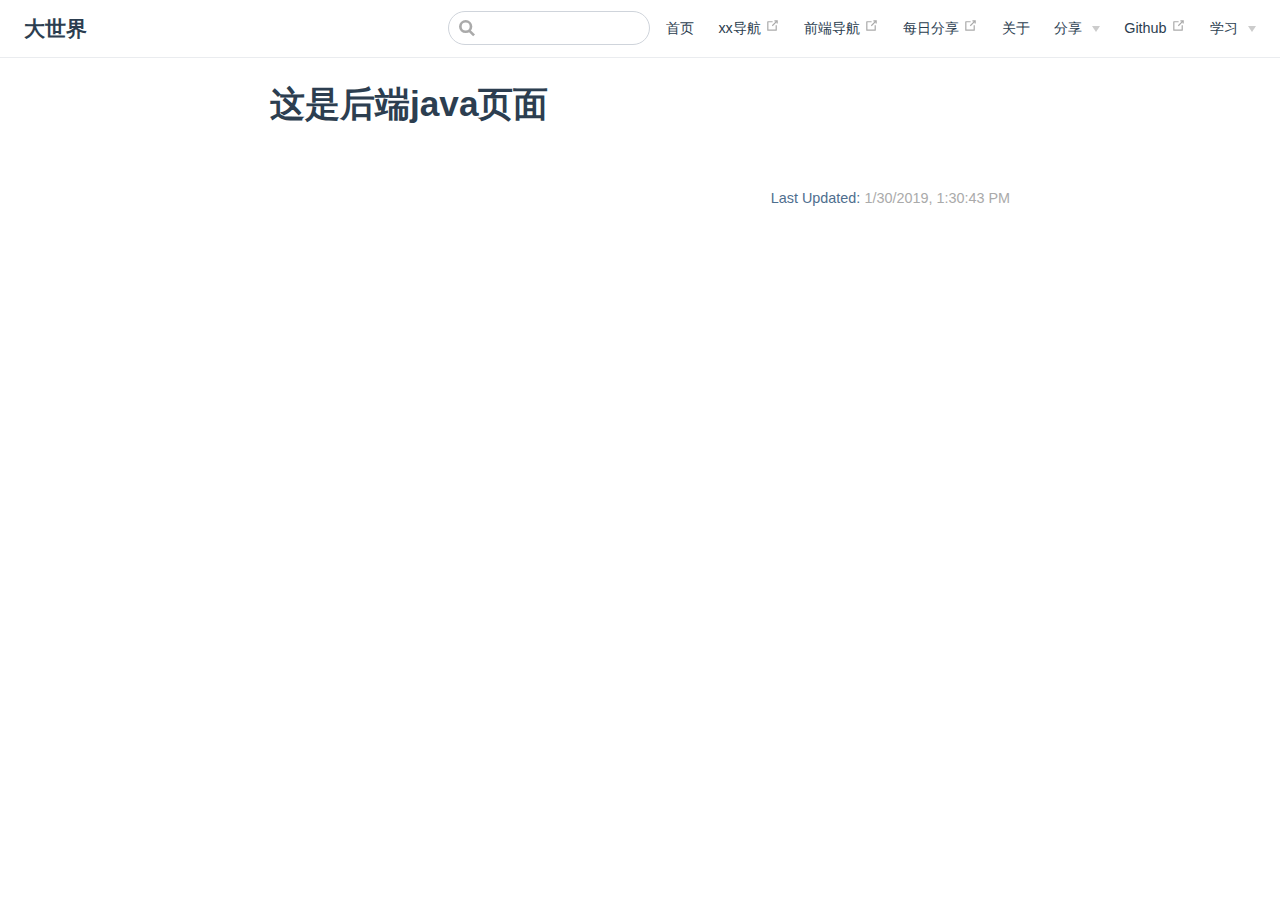
<file: java/index.html>
<!DOCTYPE html>
<html lang="en-US">
  <head>
    <meta charset="utf-8">
    <meta name="viewport" content="width=device-width,initial-scale=1">
    <title>这是后端java页面 | 大世界</title>
    <meta name="description" content="explore the world">
    <link rel="icon" href="/timg.jpeg">
    
    <link rel="preload" href="/assets/css/0.styles.eef6c789.css" as="style"><link rel="preload" href="/assets/js/app.24a05cf1.js" as="script"><link rel="preload" href="/assets/js/7.696fef50.js" as="script"><link rel="prefetch" href="/assets/js/10.7c7c4bc1.js"><link rel="prefetch" href="/assets/js/11.5bcfe1b7.js"><link rel="prefetch" href="/assets/js/2.6c3f7e4e.js"><link rel="prefetch" href="/assets/js/3.10c4677b.js"><link rel="prefetch" href="/assets/js/4.59513063.js"><link rel="prefetch" href="/assets/js/5.34e3c570.js"><link rel="prefetch" href="/assets/js/6.06c265b9.js"><link rel="prefetch" href="/assets/js/8.828e5d78.js"><link rel="prefetch" href="/assets/js/9.a8122070.js">
    <link rel="stylesheet" href="/assets/css/0.styles.eef6c789.css">
  </head>
  <body>
    <div id="app" data-server-rendered="true"><div class="theme-container no-sidebar"><header class="navbar"><div class="sidebar-button"><svg xmlns="http://www.w3.org/2000/svg" aria-hidden="true" role="img" viewBox="0 0 448 512" class="icon"><path fill="currentColor" d="M436 124H12c-6.627 0-12-5.373-12-12V80c0-6.627 5.373-12 12-12h424c6.627 0 12 5.373 12 12v32c0 6.627-5.373 12-12 12zm0 160H12c-6.627 0-12-5.373-12-12v-32c0-6.627 5.373-12 12-12h424c6.627 0 12 5.373 12 12v32c0 6.627-5.373 12-12 12zm0 160H12c-6.627 0-12-5.373-12-12v-32c0-6.627 5.373-12 12-12h424c6.627 0 12 5.373 12 12v32c0 6.627-5.373 12-12 12z"></path></svg></div> <a href="/" class="home-link router-link-active"><!----> <span class="site-name">大世界</span></a> <div class="links" style="max-width:nullpx;"><div class="search-box"><input aria-label="Search" autocomplete="off" spellcheck="false" value=""> <!----></div> <nav class="nav-links can-hide"><div class="nav-item"><a href="/" class="nav-link">首页</a></div><div class="nav-item"><a href="http://mackxin.com/nav.html" target="_blank" rel="noopener noreferrer" class="nav-link external">
  xx导航
  <svg xmlns="http://www.w3.org/2000/svg" aria-hidden="true" x="0px" y="0px" viewBox="0 0 100 100" width="15" height="15" class="icon outbound"><path fill="currentColor" d="M18.8,85.1h56l0,0c2.2,0,4-1.8,4-4v-32h-8v28h-48v-48h28v-8h-32l0,0c-2.2,0-4,1.8-4,4v56C14.8,83.3,16.6,85.1,18.8,85.1z"></path> <polygon fill="currentColor" points="45.7,48.7 51.3,54.3 77.2,28.5 77.2,37.2 85.2,37.2 85.2,14.9 62.8,14.9 62.8,22.9 71.5,22.9"></polygon></svg></a></div><div class="nav-item"><a href="http://mackxin.com/webnav.html" target="_blank" rel="noopener noreferrer" class="nav-link external">
  前端导航
  <svg xmlns="http://www.w3.org/2000/svg" aria-hidden="true" x="0px" y="0px" viewBox="0 0 100 100" width="15" height="15" class="icon outbound"><path fill="currentColor" d="M18.8,85.1h56l0,0c2.2,0,4-1.8,4-4v-32h-8v28h-48v-48h28v-8h-32l0,0c-2.2,0-4,1.8-4,4v56C14.8,83.3,16.6,85.1,18.8,85.1z"></path> <polygon fill="currentColor" points="45.7,48.7 51.3,54.3 77.2,28.5 77.2,37.2 85.2,37.2 85.2,14.9 62.8,14.9 62.8,22.9 71.5,22.9"></polygon></svg></a></div><div class="nav-item"><a href="http://mackxin.com/fx.html" target="_blank" rel="noopener noreferrer" class="nav-link external">
  每日分享
  <svg xmlns="http://www.w3.org/2000/svg" aria-hidden="true" x="0px" y="0px" viewBox="0 0 100 100" width="15" height="15" class="icon outbound"><path fill="currentColor" d="M18.8,85.1h56l0,0c2.2,0,4-1.8,4-4v-32h-8v28h-48v-48h28v-8h-32l0,0c-2.2,0-4,1.8-4,4v56C14.8,83.3,16.6,85.1,18.8,85.1z"></path> <polygon fill="currentColor" points="45.7,48.7 51.3,54.3 77.2,28.5 77.2,37.2 85.2,37.2 85.2,14.9 62.8,14.9 62.8,22.9 71.5,22.9"></polygon></svg></a></div><div class="nav-item"><a href="/about.html" class="nav-link">关于</a></div><div class="nav-item"><div class="dropdown-wrapper"><a class="dropdown-title"><span class="title">分享</span> <span class="arrow right"></span></a> <ul class="nav-dropdown" style="display:none;"><li class="dropdown-item"><!----> <a href="/jishu/" class="nav-link">技术</a></li><li class="dropdown-item"><!----> <a href="/fx/" class="nav-link">每日</a></li></ul></div></div><div class="nav-item"><a href="https://github.com/macxin" target="_blank" rel="noopener noreferrer" class="nav-link external">
  Github
  <svg xmlns="http://www.w3.org/2000/svg" aria-hidden="true" x="0px" y="0px" viewBox="0 0 100 100" width="15" height="15" class="icon outbound"><path fill="currentColor" d="M18.8,85.1h56l0,0c2.2,0,4-1.8,4-4v-32h-8v28h-48v-48h28v-8h-32l0,0c-2.2,0-4,1.8-4,4v56C14.8,83.3,16.6,85.1,18.8,85.1z"></path> <polygon fill="currentColor" points="45.7,48.7 51.3,54.3 77.2,28.5 77.2,37.2 85.2,37.2 85.2,14.9 62.8,14.9 62.8,22.9 71.5,22.9"></polygon></svg></a></div><div class="nav-item"><div class="dropdown-wrapper"><a class="dropdown-title"><span class="title">学习</span> <span class="arrow right"></span></a> <ul class="nav-dropdown" style="display:none;"><li class="dropdown-item"><h4>前端</h4> <ul class="dropdown-subitem-wrapper"><li class="dropdown-subitem"><a href="/js/" class="nav-link">js</a></li><li class="dropdown-subitem"><a href="/css/" class="nav-link">css</a></li></ul></li><li class="dropdown-item"><h4>后端</h4> <ul class="dropdown-subitem-wrapper"><li class="dropdown-subitem"><a href="/php/" class="nav-link">php</a></li><li class="dropdown-subitem"><a href="/java/" class="nav-link router-link-exact-active router-link-active">java</a></li></ul></li></ul></div></div> <!----></nav></div></header> <div class="sidebar-mask"></div> <div class="sidebar"><nav class="nav-links"><div class="nav-item"><a href="/" class="nav-link">首页</a></div><div class="nav-item"><a href="http://mackxin.com/nav.html" target="_blank" rel="noopener noreferrer" class="nav-link external">
  xx导航
  <svg xmlns="http://www.w3.org/2000/svg" aria-hidden="true" x="0px" y="0px" viewBox="0 0 100 100" width="15" height="15" class="icon outbound"><path fill="currentColor" d="M18.8,85.1h56l0,0c2.2,0,4-1.8,4-4v-32h-8v28h-48v-48h28v-8h-32l0,0c-2.2,0-4,1.8-4,4v56C14.8,83.3,16.6,85.1,18.8,85.1z"></path> <polygon fill="currentColor" points="45.7,48.7 51.3,54.3 77.2,28.5 77.2,37.2 85.2,37.2 85.2,14.9 62.8,14.9 62.8,22.9 71.5,22.9"></polygon></svg></a></div><div class="nav-item"><a href="http://mackxin.com/webnav.html" target="_blank" rel="noopener noreferrer" class="nav-link external">
  前端导航
  <svg xmlns="http://www.w3.org/2000/svg" aria-hidden="true" x="0px" y="0px" viewBox="0 0 100 100" width="15" height="15" class="icon outbound"><path fill="currentColor" d="M18.8,85.1h56l0,0c2.2,0,4-1.8,4-4v-32h-8v28h-48v-48h28v-8h-32l0,0c-2.2,0-4,1.8-4,4v56C14.8,83.3,16.6,85.1,18.8,85.1z"></path> <polygon fill="currentColor" points="45.7,48.7 51.3,54.3 77.2,28.5 77.2,37.2 85.2,37.2 85.2,14.9 62.8,14.9 62.8,22.9 71.5,22.9"></polygon></svg></a></div><div class="nav-item"><a href="http://mackxin.com/fx.html" target="_blank" rel="noopener noreferrer" class="nav-link external">
  每日分享
  <svg xmlns="http://www.w3.org/2000/svg" aria-hidden="true" x="0px" y="0px" viewBox="0 0 100 100" width="15" height="15" class="icon outbound"><path fill="currentColor" d="M18.8,85.1h56l0,0c2.2,0,4-1.8,4-4v-32h-8v28h-48v-48h28v-8h-32l0,0c-2.2,0-4,1.8-4,4v56C14.8,83.3,16.6,85.1,18.8,85.1z"></path> <polygon fill="currentColor" points="45.7,48.7 51.3,54.3 77.2,28.5 77.2,37.2 85.2,37.2 85.2,14.9 62.8,14.9 62.8,22.9 71.5,22.9"></polygon></svg></a></div><div class="nav-item"><a href="/about.html" class="nav-link">关于</a></div><div class="nav-item"><div class="dropdown-wrapper"><a class="dropdown-title"><span class="title">分享</span> <span class="arrow right"></span></a> <ul class="nav-dropdown" style="display:none;"><li class="dropdown-item"><!----> <a href="/jishu/" class="nav-link">技术</a></li><li class="dropdown-item"><!----> <a href="/fx/" class="nav-link">每日</a></li></ul></div></div><div class="nav-item"><a href="https://github.com/macxin" target="_blank" rel="noopener noreferrer" class="nav-link external">
  Github
  <svg xmlns="http://www.w3.org/2000/svg" aria-hidden="true" x="0px" y="0px" viewBox="0 0 100 100" width="15" height="15" class="icon outbound"><path fill="currentColor" d="M18.8,85.1h56l0,0c2.2,0,4-1.8,4-4v-32h-8v28h-48v-48h28v-8h-32l0,0c-2.2,0-4,1.8-4,4v56C14.8,83.3,16.6,85.1,18.8,85.1z"></path> <polygon fill="currentColor" points="45.7,48.7 51.3,54.3 77.2,28.5 77.2,37.2 85.2,37.2 85.2,14.9 62.8,14.9 62.8,22.9 71.5,22.9"></polygon></svg></a></div><div class="nav-item"><div class="dropdown-wrapper"><a class="dropdown-title"><span class="title">学习</span> <span class="arrow right"></span></a> <ul class="nav-dropdown" style="display:none;"><li class="dropdown-item"><h4>前端</h4> <ul class="dropdown-subitem-wrapper"><li class="dropdown-subitem"><a href="/js/" class="nav-link">js</a></li><li class="dropdown-subitem"><a href="/css/" class="nav-link">css</a></li></ul></li><li class="dropdown-item"><h4>后端</h4> <ul class="dropdown-subitem-wrapper"><li class="dropdown-subitem"><a href="/php/" class="nav-link">php</a></li><li class="dropdown-subitem"><a href="/java/" class="nav-link router-link-exact-active router-link-active">java</a></li></ul></li></ul></div></div> <!----></nav>  <!----> </div> <div class="page"> <div class="content"><h1 id="这是后端java页面"><a href="#这是后端java页面" aria-hidden="true" class="header-anchor">#</a> 这是后端java页面</h1></div> <div class="page-edit"><!----> <div class="last-updated"><span class="prefix">Last Updated: </span> <span class="time">1/30/2019, 9:30:43 PM</span></div></div> <!----> </div> <!----></div></div>
    <script src="/assets/js/app.24a05cf1.js" defer></script><script src="/assets/js/7.696fef50.js" defer></script>
  </body>
</html>
</file>
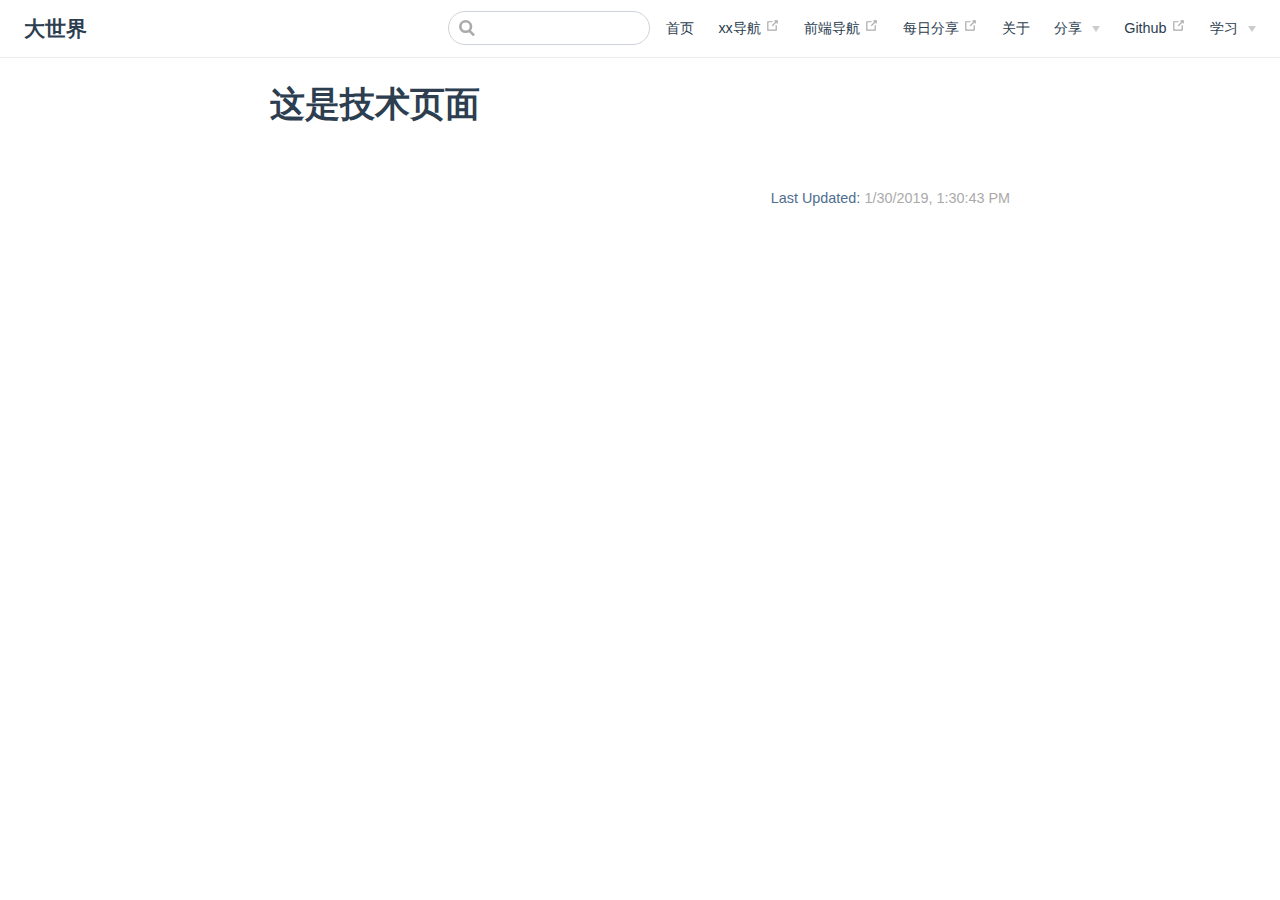
<file: jishu/index.html>
<!DOCTYPE html>
<html lang="en-US">
  <head>
    <meta charset="utf-8">
    <meta name="viewport" content="width=device-width,initial-scale=1">
    <title>这是技术页面 | 大世界</title>
    <meta name="description" content="explore the world">
    <link rel="icon" href="/timg.jpeg">
    
    <link rel="preload" href="/assets/css/0.styles.eef6c789.css" as="style"><link rel="preload" href="/assets/js/app.24a05cf1.js" as="script"><link rel="preload" href="/assets/js/8.828e5d78.js" as="script"><link rel="prefetch" href="/assets/js/10.7c7c4bc1.js"><link rel="prefetch" href="/assets/js/11.5bcfe1b7.js"><link rel="prefetch" href="/assets/js/2.6c3f7e4e.js"><link rel="prefetch" href="/assets/js/3.10c4677b.js"><link rel="prefetch" href="/assets/js/4.59513063.js"><link rel="prefetch" href="/assets/js/5.34e3c570.js"><link rel="prefetch" href="/assets/js/6.06c265b9.js"><link rel="prefetch" href="/assets/js/7.696fef50.js"><link rel="prefetch" href="/assets/js/9.a8122070.js">
    <link rel="stylesheet" href="/assets/css/0.styles.eef6c789.css">
  </head>
  <body>
    <div id="app" data-server-rendered="true"><div class="theme-container no-sidebar"><header class="navbar"><div class="sidebar-button"><svg xmlns="http://www.w3.org/2000/svg" aria-hidden="true" role="img" viewBox="0 0 448 512" class="icon"><path fill="currentColor" d="M436 124H12c-6.627 0-12-5.373-12-12V80c0-6.627 5.373-12 12-12h424c6.627 0 12 5.373 12 12v32c0 6.627-5.373 12-12 12zm0 160H12c-6.627 0-12-5.373-12-12v-32c0-6.627 5.373-12 12-12h424c6.627 0 12 5.373 12 12v32c0 6.627-5.373 12-12 12zm0 160H12c-6.627 0-12-5.373-12-12v-32c0-6.627 5.373-12 12-12h424c6.627 0 12 5.373 12 12v32c0 6.627-5.373 12-12 12z"></path></svg></div> <a href="/" class="home-link router-link-active"><!----> <span class="site-name">大世界</span></a> <div class="links" style="max-width:nullpx;"><div class="search-box"><input aria-label="Search" autocomplete="off" spellcheck="false" value=""> <!----></div> <nav class="nav-links can-hide"><div class="nav-item"><a href="/" class="nav-link">首页</a></div><div class="nav-item"><a href="http://mackxin.com/nav.html" target="_blank" rel="noopener noreferrer" class="nav-link external">
  xx导航
  <svg xmlns="http://www.w3.org/2000/svg" aria-hidden="true" x="0px" y="0px" viewBox="0 0 100 100" width="15" height="15" class="icon outbound"><path fill="currentColor" d="M18.8,85.1h56l0,0c2.2,0,4-1.8,4-4v-32h-8v28h-48v-48h28v-8h-32l0,0c-2.2,0-4,1.8-4,4v56C14.8,83.3,16.6,85.1,18.8,85.1z"></path> <polygon fill="currentColor" points="45.7,48.7 51.3,54.3 77.2,28.5 77.2,37.2 85.2,37.2 85.2,14.9 62.8,14.9 62.8,22.9 71.5,22.9"></polygon></svg></a></div><div class="nav-item"><a href="http://mackxin.com/webnav.html" target="_blank" rel="noopener noreferrer" class="nav-link external">
  前端导航
  <svg xmlns="http://www.w3.org/2000/svg" aria-hidden="true" x="0px" y="0px" viewBox="0 0 100 100" width="15" height="15" class="icon outbound"><path fill="currentColor" d="M18.8,85.1h56l0,0c2.2,0,4-1.8,4-4v-32h-8v28h-48v-48h28v-8h-32l0,0c-2.2,0-4,1.8-4,4v56C14.8,83.3,16.6,85.1,18.8,85.1z"></path> <polygon fill="currentColor" points="45.7,48.7 51.3,54.3 77.2,28.5 77.2,37.2 85.2,37.2 85.2,14.9 62.8,14.9 62.8,22.9 71.5,22.9"></polygon></svg></a></div><div class="nav-item"><a href="http://mackxin.com/fx.html" target="_blank" rel="noopener noreferrer" class="nav-link external">
  每日分享
  <svg xmlns="http://www.w3.org/2000/svg" aria-hidden="true" x="0px" y="0px" viewBox="0 0 100 100" width="15" height="15" class="icon outbound"><path fill="currentColor" d="M18.8,85.1h56l0,0c2.2,0,4-1.8,4-4v-32h-8v28h-48v-48h28v-8h-32l0,0c-2.2,0-4,1.8-4,4v56C14.8,83.3,16.6,85.1,18.8,85.1z"></path> <polygon fill="currentColor" points="45.7,48.7 51.3,54.3 77.2,28.5 77.2,37.2 85.2,37.2 85.2,14.9 62.8,14.9 62.8,22.9 71.5,22.9"></polygon></svg></a></div><div class="nav-item"><a href="/about.html" class="nav-link">关于</a></div><div class="nav-item"><div class="dropdown-wrapper"><a class="dropdown-title"><span class="title">分享</span> <span class="arrow right"></span></a> <ul class="nav-dropdown" style="display:none;"><li class="dropdown-item"><!----> <a href="/jishu/" class="nav-link router-link-exact-active router-link-active">技术</a></li><li class="dropdown-item"><!----> <a href="/fx/" class="nav-link">每日</a></li></ul></div></div><div class="nav-item"><a href="https://github.com/macxin" target="_blank" rel="noopener noreferrer" class="nav-link external">
  Github
  <svg xmlns="http://www.w3.org/2000/svg" aria-hidden="true" x="0px" y="0px" viewBox="0 0 100 100" width="15" height="15" class="icon outbound"><path fill="currentColor" d="M18.8,85.1h56l0,0c2.2,0,4-1.8,4-4v-32h-8v28h-48v-48h28v-8h-32l0,0c-2.2,0-4,1.8-4,4v56C14.8,83.3,16.6,85.1,18.8,85.1z"></path> <polygon fill="currentColor" points="45.7,48.7 51.3,54.3 77.2,28.5 77.2,37.2 85.2,37.2 85.2,14.9 62.8,14.9 62.8,22.9 71.5,22.9"></polygon></svg></a></div><div class="nav-item"><div class="dropdown-wrapper"><a class="dropdown-title"><span class="title">学习</span> <span class="arrow right"></span></a> <ul class="nav-dropdown" style="display:none;"><li class="dropdown-item"><h4>前端</h4> <ul class="dropdown-subitem-wrapper"><li class="dropdown-subitem"><a href="/js/" class="nav-link">js</a></li><li class="dropdown-subitem"><a href="/css/" class="nav-link">css</a></li></ul></li><li class="dropdown-item"><h4>后端</h4> <ul class="dropdown-subitem-wrapper"><li class="dropdown-subitem"><a href="/php/" class="nav-link">php</a></li><li class="dropdown-subitem"><a href="/java/" class="nav-link">java</a></li></ul></li></ul></div></div> <!----></nav></div></header> <div class="sidebar-mask"></div> <div class="sidebar"><nav class="nav-links"><div class="nav-item"><a href="/" class="nav-link">首页</a></div><div class="nav-item"><a href="http://mackxin.com/nav.html" target="_blank" rel="noopener noreferrer" class="nav-link external">
  xx导航
  <svg xmlns="http://www.w3.org/2000/svg" aria-hidden="true" x="0px" y="0px" viewBox="0 0 100 100" width="15" height="15" class="icon outbound"><path fill="currentColor" d="M18.8,85.1h56l0,0c2.2,0,4-1.8,4-4v-32h-8v28h-48v-48h28v-8h-32l0,0c-2.2,0-4,1.8-4,4v56C14.8,83.3,16.6,85.1,18.8,85.1z"></path> <polygon fill="currentColor" points="45.7,48.7 51.3,54.3 77.2,28.5 77.2,37.2 85.2,37.2 85.2,14.9 62.8,14.9 62.8,22.9 71.5,22.9"></polygon></svg></a></div><div class="nav-item"><a href="http://mackxin.com/webnav.html" target="_blank" rel="noopener noreferrer" class="nav-link external">
  前端导航
  <svg xmlns="http://www.w3.org/2000/svg" aria-hidden="true" x="0px" y="0px" viewBox="0 0 100 100" width="15" height="15" class="icon outbound"><path fill="currentColor" d="M18.8,85.1h56l0,0c2.2,0,4-1.8,4-4v-32h-8v28h-48v-48h28v-8h-32l0,0c-2.2,0-4,1.8-4,4v56C14.8,83.3,16.6,85.1,18.8,85.1z"></path> <polygon fill="currentColor" points="45.7,48.7 51.3,54.3 77.2,28.5 77.2,37.2 85.2,37.2 85.2,14.9 62.8,14.9 62.8,22.9 71.5,22.9"></polygon></svg></a></div><div class="nav-item"><a href="http://mackxin.com/fx.html" target="_blank" rel="noopener noreferrer" class="nav-link external">
  每日分享
  <svg xmlns="http://www.w3.org/2000/svg" aria-hidden="true" x="0px" y="0px" viewBox="0 0 100 100" width="15" height="15" class="icon outbound"><path fill="currentColor" d="M18.8,85.1h56l0,0c2.2,0,4-1.8,4-4v-32h-8v28h-48v-48h28v-8h-32l0,0c-2.2,0-4,1.8-4,4v56C14.8,83.3,16.6,85.1,18.8,85.1z"></path> <polygon fill="currentColor" points="45.7,48.7 51.3,54.3 77.2,28.5 77.2,37.2 85.2,37.2 85.2,14.9 62.8,14.9 62.8,22.9 71.5,22.9"></polygon></svg></a></div><div class="nav-item"><a href="/about.html" class="nav-link">关于</a></div><div class="nav-item"><div class="dropdown-wrapper"><a class="dropdown-title"><span class="title">分享</span> <span class="arrow right"></span></a> <ul class="nav-dropdown" style="display:none;"><li class="dropdown-item"><!----> <a href="/jishu/" class="nav-link router-link-exact-active router-link-active">技术</a></li><li class="dropdown-item"><!----> <a href="/fx/" class="nav-link">每日</a></li></ul></div></div><div class="nav-item"><a href="https://github.com/macxin" target="_blank" rel="noopener noreferrer" class="nav-link external">
  Github
  <svg xmlns="http://www.w3.org/2000/svg" aria-hidden="true" x="0px" y="0px" viewBox="0 0 100 100" width="15" height="15" class="icon outbound"><path fill="currentColor" d="M18.8,85.1h56l0,0c2.2,0,4-1.8,4-4v-32h-8v28h-48v-48h28v-8h-32l0,0c-2.2,0-4,1.8-4,4v56C14.8,83.3,16.6,85.1,18.8,85.1z"></path> <polygon fill="currentColor" points="45.7,48.7 51.3,54.3 77.2,28.5 77.2,37.2 85.2,37.2 85.2,14.9 62.8,14.9 62.8,22.9 71.5,22.9"></polygon></svg></a></div><div class="nav-item"><div class="dropdown-wrapper"><a class="dropdown-title"><span class="title">学习</span> <span class="arrow right"></span></a> <ul class="nav-dropdown" style="display:none;"><li class="dropdown-item"><h4>前端</h4> <ul class="dropdown-subitem-wrapper"><li class="dropdown-subitem"><a href="/js/" class="nav-link">js</a></li><li class="dropdown-subitem"><a href="/css/" class="nav-link">css</a></li></ul></li><li class="dropdown-item"><h4>后端</h4> <ul class="dropdown-subitem-wrapper"><li class="dropdown-subitem"><a href="/php/" class="nav-link">php</a></li><li class="dropdown-subitem"><a href="/java/" class="nav-link">java</a></li></ul></li></ul></div></div> <!----></nav>  <!----> </div> <div class="page"> <div class="content"><h1 id="这是技术页面"><a href="#这是技术页面" aria-hidden="true" class="header-anchor">#</a> 这是技术页面</h1></div> <div class="page-edit"><!----> <div class="last-updated"><span class="prefix">Last Updated: </span> <span class="time">1/30/2019, 9:30:43 PM</span></div></div> <!----> </div> <!----></div></div>
    <script src="/assets/js/app.24a05cf1.js" defer></script><script src="/assets/js/8.828e5d78.js" defer></script>
  </body>
</html>
</file>
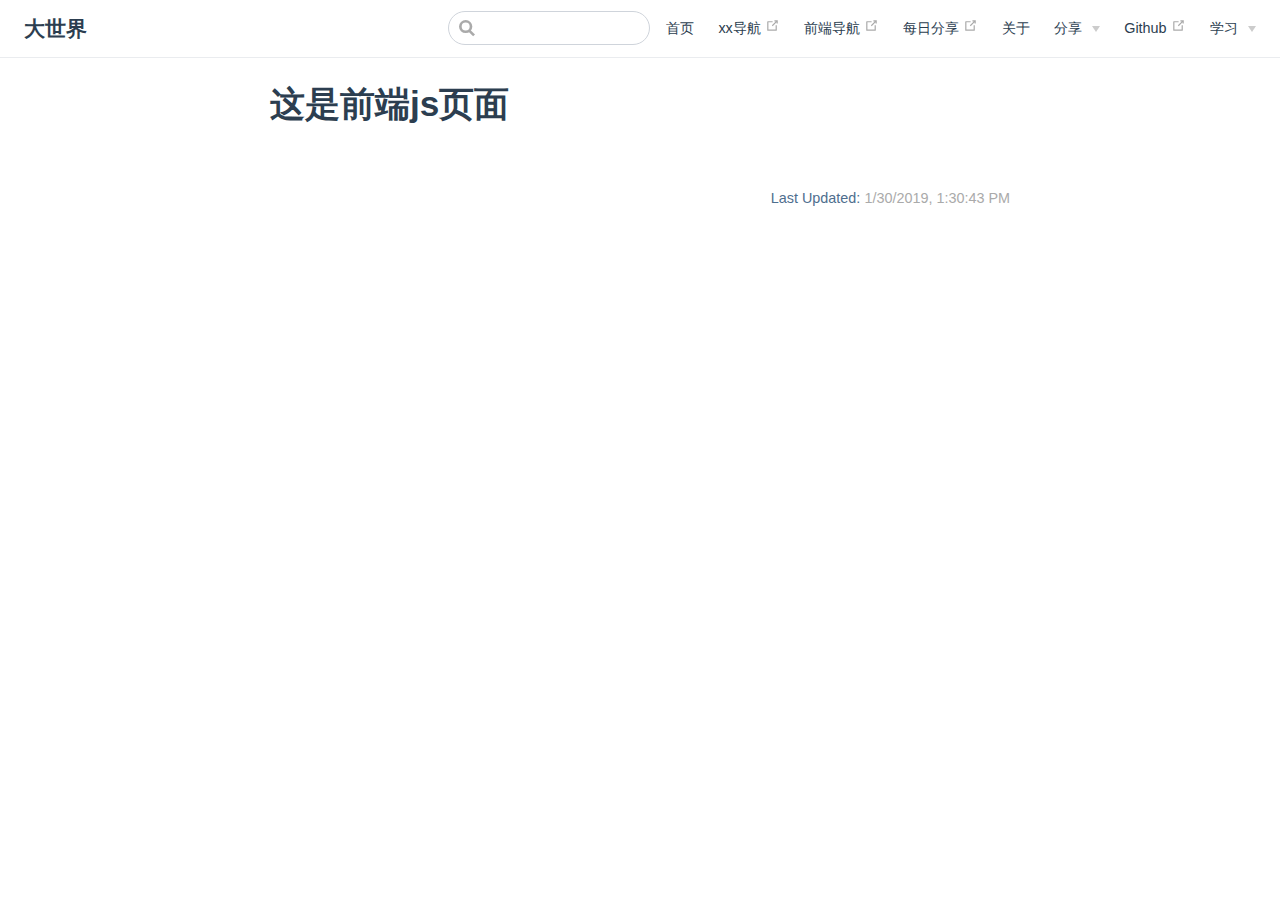
<file: js/index.html>
<!DOCTYPE html>
<html lang="en-US">
  <head>
    <meta charset="utf-8">
    <meta name="viewport" content="width=device-width,initial-scale=1">
    <title>这是前端js页面 | 大世界</title>
    <meta name="description" content="explore the world">
    <link rel="icon" href="/timg.jpeg">
    
    <link rel="preload" href="/assets/css/0.styles.eef6c789.css" as="style"><link rel="preload" href="/assets/js/app.24a05cf1.js" as="script"><link rel="preload" href="/assets/js/9.a8122070.js" as="script"><link rel="prefetch" href="/assets/js/10.7c7c4bc1.js"><link rel="prefetch" href="/assets/js/11.5bcfe1b7.js"><link rel="prefetch" href="/assets/js/2.6c3f7e4e.js"><link rel="prefetch" href="/assets/js/3.10c4677b.js"><link rel="prefetch" href="/assets/js/4.59513063.js"><link rel="prefetch" href="/assets/js/5.34e3c570.js"><link rel="prefetch" href="/assets/js/6.06c265b9.js"><link rel="prefetch" href="/assets/js/7.696fef50.js"><link rel="prefetch" href="/assets/js/8.828e5d78.js">
    <link rel="stylesheet" href="/assets/css/0.styles.eef6c789.css">
  </head>
  <body>
    <div id="app" data-server-rendered="true"><div class="theme-container no-sidebar"><header class="navbar"><div class="sidebar-button"><svg xmlns="http://www.w3.org/2000/svg" aria-hidden="true" role="img" viewBox="0 0 448 512" class="icon"><path fill="currentColor" d="M436 124H12c-6.627 0-12-5.373-12-12V80c0-6.627 5.373-12 12-12h424c6.627 0 12 5.373 12 12v32c0 6.627-5.373 12-12 12zm0 160H12c-6.627 0-12-5.373-12-12v-32c0-6.627 5.373-12 12-12h424c6.627 0 12 5.373 12 12v32c0 6.627-5.373 12-12 12zm0 160H12c-6.627 0-12-5.373-12-12v-32c0-6.627 5.373-12 12-12h424c6.627 0 12 5.373 12 12v32c0 6.627-5.373 12-12 12z"></path></svg></div> <a href="/" class="home-link router-link-active"><!----> <span class="site-name">大世界</span></a> <div class="links" style="max-width:nullpx;"><div class="search-box"><input aria-label="Search" autocomplete="off" spellcheck="false" value=""> <!----></div> <nav class="nav-links can-hide"><div class="nav-item"><a href="/" class="nav-link">首页</a></div><div class="nav-item"><a href="http://mackxin.com/nav.html" target="_blank" rel="noopener noreferrer" class="nav-link external">
  xx导航
  <svg xmlns="http://www.w3.org/2000/svg" aria-hidden="true" x="0px" y="0px" viewBox="0 0 100 100" width="15" height="15" class="icon outbound"><path fill="currentColor" d="M18.8,85.1h56l0,0c2.2,0,4-1.8,4-4v-32h-8v28h-48v-48h28v-8h-32l0,0c-2.2,0-4,1.8-4,4v56C14.8,83.3,16.6,85.1,18.8,85.1z"></path> <polygon fill="currentColor" points="45.7,48.7 51.3,54.3 77.2,28.5 77.2,37.2 85.2,37.2 85.2,14.9 62.8,14.9 62.8,22.9 71.5,22.9"></polygon></svg></a></div><div class="nav-item"><a href="http://mackxin.com/webnav.html" target="_blank" rel="noopener noreferrer" class="nav-link external">
  前端导航
  <svg xmlns="http://www.w3.org/2000/svg" aria-hidden="true" x="0px" y="0px" viewBox="0 0 100 100" width="15" height="15" class="icon outbound"><path fill="currentColor" d="M18.8,85.1h56l0,0c2.2,0,4-1.8,4-4v-32h-8v28h-48v-48h28v-8h-32l0,0c-2.2,0-4,1.8-4,4v56C14.8,83.3,16.6,85.1,18.8,85.1z"></path> <polygon fill="currentColor" points="45.7,48.7 51.3,54.3 77.2,28.5 77.2,37.2 85.2,37.2 85.2,14.9 62.8,14.9 62.8,22.9 71.5,22.9"></polygon></svg></a></div><div class="nav-item"><a href="http://mackxin.com/fx.html" target="_blank" rel="noopener noreferrer" class="nav-link external">
  每日分享
  <svg xmlns="http://www.w3.org/2000/svg" aria-hidden="true" x="0px" y="0px" viewBox="0 0 100 100" width="15" height="15" class="icon outbound"><path fill="currentColor" d="M18.8,85.1h56l0,0c2.2,0,4-1.8,4-4v-32h-8v28h-48v-48h28v-8h-32l0,0c-2.2,0-4,1.8-4,4v56C14.8,83.3,16.6,85.1,18.8,85.1z"></path> <polygon fill="currentColor" points="45.7,48.7 51.3,54.3 77.2,28.5 77.2,37.2 85.2,37.2 85.2,14.9 62.8,14.9 62.8,22.9 71.5,22.9"></polygon></svg></a></div><div class="nav-item"><a href="/about.html" class="nav-link">关于</a></div><div class="nav-item"><div class="dropdown-wrapper"><a class="dropdown-title"><span class="title">分享</span> <span class="arrow right"></span></a> <ul class="nav-dropdown" style="display:none;"><li class="dropdown-item"><!----> <a href="/jishu/" class="nav-link">技术</a></li><li class="dropdown-item"><!----> <a href="/fx/" class="nav-link">每日</a></li></ul></div></div><div class="nav-item"><a href="https://github.com/macxin" target="_blank" rel="noopener noreferrer" class="nav-link external">
  Github
  <svg xmlns="http://www.w3.org/2000/svg" aria-hidden="true" x="0px" y="0px" viewBox="0 0 100 100" width="15" height="15" class="icon outbound"><path fill="currentColor" d="M18.8,85.1h56l0,0c2.2,0,4-1.8,4-4v-32h-8v28h-48v-48h28v-8h-32l0,0c-2.2,0-4,1.8-4,4v56C14.8,83.3,16.6,85.1,18.8,85.1z"></path> <polygon fill="currentColor" points="45.7,48.7 51.3,54.3 77.2,28.5 77.2,37.2 85.2,37.2 85.2,14.9 62.8,14.9 62.8,22.9 71.5,22.9"></polygon></svg></a></div><div class="nav-item"><div class="dropdown-wrapper"><a class="dropdown-title"><span class="title">学习</span> <span class="arrow right"></span></a> <ul class="nav-dropdown" style="display:none;"><li class="dropdown-item"><h4>前端</h4> <ul class="dropdown-subitem-wrapper"><li class="dropdown-subitem"><a href="/js/" class="nav-link router-link-exact-active router-link-active">js</a></li><li class="dropdown-subitem"><a href="/css/" class="nav-link">css</a></li></ul></li><li class="dropdown-item"><h4>后端</h4> <ul class="dropdown-subitem-wrapper"><li class="dropdown-subitem"><a href="/php/" class="nav-link">php</a></li><li class="dropdown-subitem"><a href="/java/" class="nav-link">java</a></li></ul></li></ul></div></div> <!----></nav></div></header> <div class="sidebar-mask"></div> <div class="sidebar"><nav class="nav-links"><div class="nav-item"><a href="/" class="nav-link">首页</a></div><div class="nav-item"><a href="http://mackxin.com/nav.html" target="_blank" rel="noopener noreferrer" class="nav-link external">
  xx导航
  <svg xmlns="http://www.w3.org/2000/svg" aria-hidden="true" x="0px" y="0px" viewBox="0 0 100 100" width="15" height="15" class="icon outbound"><path fill="currentColor" d="M18.8,85.1h56l0,0c2.2,0,4-1.8,4-4v-32h-8v28h-48v-48h28v-8h-32l0,0c-2.2,0-4,1.8-4,4v56C14.8,83.3,16.6,85.1,18.8,85.1z"></path> <polygon fill="currentColor" points="45.7,48.7 51.3,54.3 77.2,28.5 77.2,37.2 85.2,37.2 85.2,14.9 62.8,14.9 62.8,22.9 71.5,22.9"></polygon></svg></a></div><div class="nav-item"><a href="http://mackxin.com/webnav.html" target="_blank" rel="noopener noreferrer" class="nav-link external">
  前端导航
  <svg xmlns="http://www.w3.org/2000/svg" aria-hidden="true" x="0px" y="0px" viewBox="0 0 100 100" width="15" height="15" class="icon outbound"><path fill="currentColor" d="M18.8,85.1h56l0,0c2.2,0,4-1.8,4-4v-32h-8v28h-48v-48h28v-8h-32l0,0c-2.2,0-4,1.8-4,4v56C14.8,83.3,16.6,85.1,18.8,85.1z"></path> <polygon fill="currentColor" points="45.7,48.7 51.3,54.3 77.2,28.5 77.2,37.2 85.2,37.2 85.2,14.9 62.8,14.9 62.8,22.9 71.5,22.9"></polygon></svg></a></div><div class="nav-item"><a href="http://mackxin.com/fx.html" target="_blank" rel="noopener noreferrer" class="nav-link external">
  每日分享
  <svg xmlns="http://www.w3.org/2000/svg" aria-hidden="true" x="0px" y="0px" viewBox="0 0 100 100" width="15" height="15" class="icon outbound"><path fill="currentColor" d="M18.8,85.1h56l0,0c2.2,0,4-1.8,4-4v-32h-8v28h-48v-48h28v-8h-32l0,0c-2.2,0-4,1.8-4,4v56C14.8,83.3,16.6,85.1,18.8,85.1z"></path> <polygon fill="currentColor" points="45.7,48.7 51.3,54.3 77.2,28.5 77.2,37.2 85.2,37.2 85.2,14.9 62.8,14.9 62.8,22.9 71.5,22.9"></polygon></svg></a></div><div class="nav-item"><a href="/about.html" class="nav-link">关于</a></div><div class="nav-item"><div class="dropdown-wrapper"><a class="dropdown-title"><span class="title">分享</span> <span class="arrow right"></span></a> <ul class="nav-dropdown" style="display:none;"><li class="dropdown-item"><!----> <a href="/jishu/" class="nav-link">技术</a></li><li class="dropdown-item"><!----> <a href="/fx/" class="nav-link">每日</a></li></ul></div></div><div class="nav-item"><a href="https://github.com/macxin" target="_blank" rel="noopener noreferrer" class="nav-link external">
  Github
  <svg xmlns="http://www.w3.org/2000/svg" aria-hidden="true" x="0px" y="0px" viewBox="0 0 100 100" width="15" height="15" class="icon outbound"><path fill="currentColor" d="M18.8,85.1h56l0,0c2.2,0,4-1.8,4-4v-32h-8v28h-48v-48h28v-8h-32l0,0c-2.2,0-4,1.8-4,4v56C14.8,83.3,16.6,85.1,18.8,85.1z"></path> <polygon fill="currentColor" points="45.7,48.7 51.3,54.3 77.2,28.5 77.2,37.2 85.2,37.2 85.2,14.9 62.8,14.9 62.8,22.9 71.5,22.9"></polygon></svg></a></div><div class="nav-item"><div class="dropdown-wrapper"><a class="dropdown-title"><span class="title">学习</span> <span class="arrow right"></span></a> <ul class="nav-dropdown" style="display:none;"><li class="dropdown-item"><h4>前端</h4> <ul class="dropdown-subitem-wrapper"><li class="dropdown-subitem"><a href="/js/" class="nav-link router-link-exact-active router-link-active">js</a></li><li class="dropdown-subitem"><a href="/css/" class="nav-link">css</a></li></ul></li><li class="dropdown-item"><h4>后端</h4> <ul class="dropdown-subitem-wrapper"><li class="dropdown-subitem"><a href="/php/" class="nav-link">php</a></li><li class="dropdown-subitem"><a href="/java/" class="nav-link">java</a></li></ul></li></ul></div></div> <!----></nav>  <!----> </div> <div class="page"> <div class="content"><h1 id="这是前端js页面"><a href="#这是前端js页面" aria-hidden="true" class="header-anchor">#</a> 这是前端js页面</h1></div> <div class="page-edit"><!----> <div class="last-updated"><span class="prefix">Last Updated: </span> <span class="time">1/30/2019, 9:30:43 PM</span></div></div> <!----> </div> <!----></div></div>
    <script src="/assets/js/app.24a05cf1.js" defer></script><script src="/assets/js/9.a8122070.js" defer></script>
  </body>
</html>
</file>
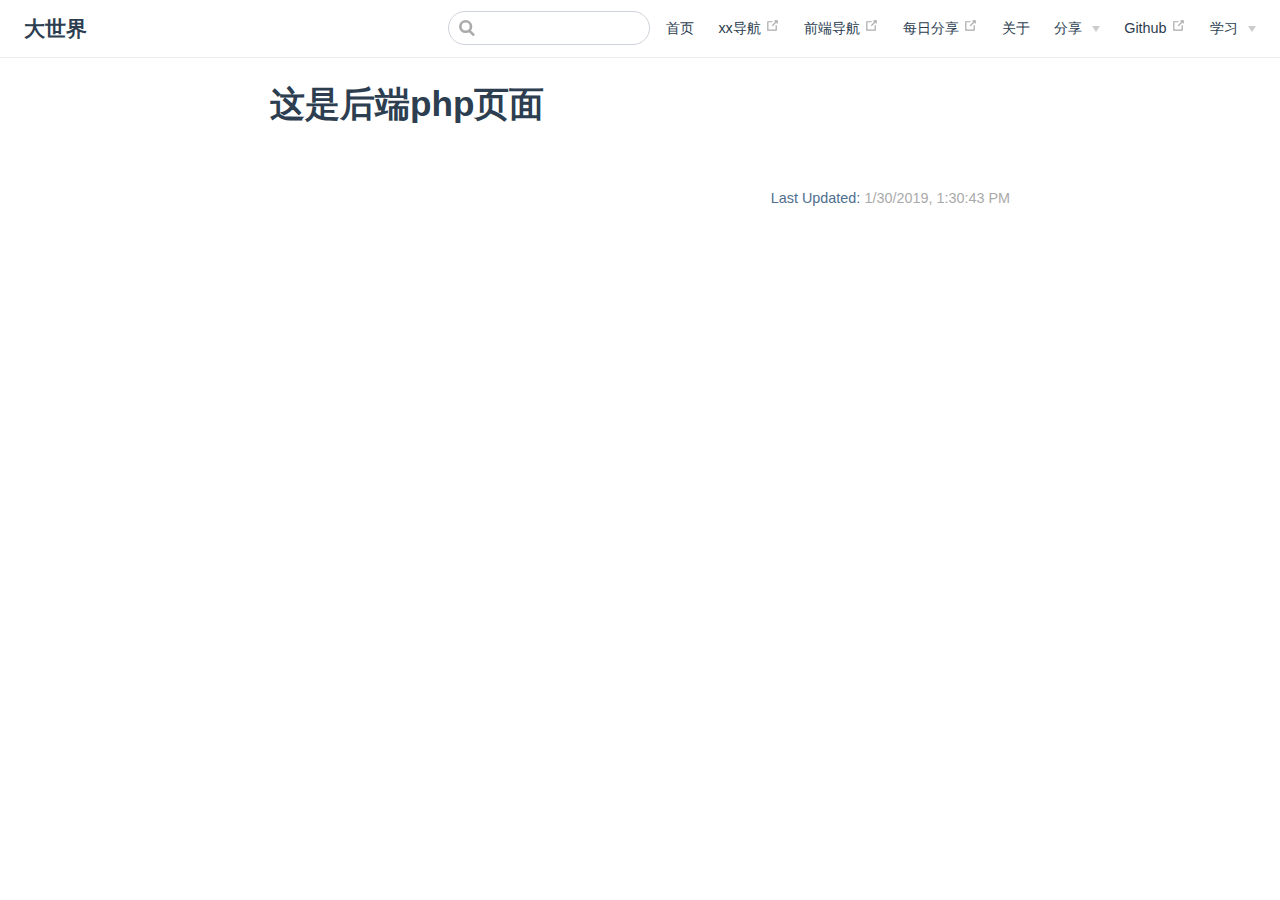
<file: php/index.html>
<!DOCTYPE html>
<html lang="en-US">
  <head>
    <meta charset="utf-8">
    <meta name="viewport" content="width=device-width,initial-scale=1">
    <title>这是后端php页面 | 大世界</title>
    <meta name="description" content="explore the world">
    <link rel="icon" href="/timg.jpeg">
    
    <link rel="preload" href="/assets/css/0.styles.eef6c789.css" as="style"><link rel="preload" href="/assets/js/app.24a05cf1.js" as="script"><link rel="preload" href="/assets/js/10.7c7c4bc1.js" as="script"><link rel="prefetch" href="/assets/js/11.5bcfe1b7.js"><link rel="prefetch" href="/assets/js/2.6c3f7e4e.js"><link rel="prefetch" href="/assets/js/3.10c4677b.js"><link rel="prefetch" href="/assets/js/4.59513063.js"><link rel="prefetch" href="/assets/js/5.34e3c570.js"><link rel="prefetch" href="/assets/js/6.06c265b9.js"><link rel="prefetch" href="/assets/js/7.696fef50.js"><link rel="prefetch" href="/assets/js/8.828e5d78.js"><link rel="prefetch" href="/assets/js/9.a8122070.js">
    <link rel="stylesheet" href="/assets/css/0.styles.eef6c789.css">
  </head>
  <body>
    <div id="app" data-server-rendered="true"><div class="theme-container no-sidebar"><header class="navbar"><div class="sidebar-button"><svg xmlns="http://www.w3.org/2000/svg" aria-hidden="true" role="img" viewBox="0 0 448 512" class="icon"><path fill="currentColor" d="M436 124H12c-6.627 0-12-5.373-12-12V80c0-6.627 5.373-12 12-12h424c6.627 0 12 5.373 12 12v32c0 6.627-5.373 12-12 12zm0 160H12c-6.627 0-12-5.373-12-12v-32c0-6.627 5.373-12 12-12h424c6.627 0 12 5.373 12 12v32c0 6.627-5.373 12-12 12zm0 160H12c-6.627 0-12-5.373-12-12v-32c0-6.627 5.373-12 12-12h424c6.627 0 12 5.373 12 12v32c0 6.627-5.373 12-12 12z"></path></svg></div> <a href="/" class="home-link router-link-active"><!----> <span class="site-name">大世界</span></a> <div class="links" style="max-width:nullpx;"><div class="search-box"><input aria-label="Search" autocomplete="off" spellcheck="false" value=""> <!----></div> <nav class="nav-links can-hide"><div class="nav-item"><a href="/" class="nav-link">首页</a></div><div class="nav-item"><a href="http://mackxin.com/nav.html" target="_blank" rel="noopener noreferrer" class="nav-link external">
  xx导航
  <svg xmlns="http://www.w3.org/2000/svg" aria-hidden="true" x="0px" y="0px" viewBox="0 0 100 100" width="15" height="15" class="icon outbound"><path fill="currentColor" d="M18.8,85.1h56l0,0c2.2,0,4-1.8,4-4v-32h-8v28h-48v-48h28v-8h-32l0,0c-2.2,0-4,1.8-4,4v56C14.8,83.3,16.6,85.1,18.8,85.1z"></path> <polygon fill="currentColor" points="45.7,48.7 51.3,54.3 77.2,28.5 77.2,37.2 85.2,37.2 85.2,14.9 62.8,14.9 62.8,22.9 71.5,22.9"></polygon></svg></a></div><div class="nav-item"><a href="http://mackxin.com/webnav.html" target="_blank" rel="noopener noreferrer" class="nav-link external">
  前端导航
  <svg xmlns="http://www.w3.org/2000/svg" aria-hidden="true" x="0px" y="0px" viewBox="0 0 100 100" width="15" height="15" class="icon outbound"><path fill="currentColor" d="M18.8,85.1h56l0,0c2.2,0,4-1.8,4-4v-32h-8v28h-48v-48h28v-8h-32l0,0c-2.2,0-4,1.8-4,4v56C14.8,83.3,16.6,85.1,18.8,85.1z"></path> <polygon fill="currentColor" points="45.7,48.7 51.3,54.3 77.2,28.5 77.2,37.2 85.2,37.2 85.2,14.9 62.8,14.9 62.8,22.9 71.5,22.9"></polygon></svg></a></div><div class="nav-item"><a href="http://mackxin.com/fx.html" target="_blank" rel="noopener noreferrer" class="nav-link external">
  每日分享
  <svg xmlns="http://www.w3.org/2000/svg" aria-hidden="true" x="0px" y="0px" viewBox="0 0 100 100" width="15" height="15" class="icon outbound"><path fill="currentColor" d="M18.8,85.1h56l0,0c2.2,0,4-1.8,4-4v-32h-8v28h-48v-48h28v-8h-32l0,0c-2.2,0-4,1.8-4,4v56C14.8,83.3,16.6,85.1,18.8,85.1z"></path> <polygon fill="currentColor" points="45.7,48.7 51.3,54.3 77.2,28.5 77.2,37.2 85.2,37.2 85.2,14.9 62.8,14.9 62.8,22.9 71.5,22.9"></polygon></svg></a></div><div class="nav-item"><a href="/about.html" class="nav-link">关于</a></div><div class="nav-item"><div class="dropdown-wrapper"><a class="dropdown-title"><span class="title">分享</span> <span class="arrow right"></span></a> <ul class="nav-dropdown" style="display:none;"><li class="dropdown-item"><!----> <a href="/jishu/" class="nav-link">技术</a></li><li class="dropdown-item"><!----> <a href="/fx/" class="nav-link">每日</a></li></ul></div></div><div class="nav-item"><a href="https://github.com/macxin" target="_blank" rel="noopener noreferrer" class="nav-link external">
  Github
  <svg xmlns="http://www.w3.org/2000/svg" aria-hidden="true" x="0px" y="0px" viewBox="0 0 100 100" width="15" height="15" class="icon outbound"><path fill="currentColor" d="M18.8,85.1h56l0,0c2.2,0,4-1.8,4-4v-32h-8v28h-48v-48h28v-8h-32l0,0c-2.2,0-4,1.8-4,4v56C14.8,83.3,16.6,85.1,18.8,85.1z"></path> <polygon fill="currentColor" points="45.7,48.7 51.3,54.3 77.2,28.5 77.2,37.2 85.2,37.2 85.2,14.9 62.8,14.9 62.8,22.9 71.5,22.9"></polygon></svg></a></div><div class="nav-item"><div class="dropdown-wrapper"><a class="dropdown-title"><span class="title">学习</span> <span class="arrow right"></span></a> <ul class="nav-dropdown" style="display:none;"><li class="dropdown-item"><h4>前端</h4> <ul class="dropdown-subitem-wrapper"><li class="dropdown-subitem"><a href="/js/" class="nav-link">js</a></li><li class="dropdown-subitem"><a href="/css/" class="nav-link">css</a></li></ul></li><li class="dropdown-item"><h4>后端</h4> <ul class="dropdown-subitem-wrapper"><li class="dropdown-subitem"><a href="/php/" class="nav-link router-link-exact-active router-link-active">php</a></li><li class="dropdown-subitem"><a href="/java/" class="nav-link">java</a></li></ul></li></ul></div></div> <!----></nav></div></header> <div class="sidebar-mask"></div> <div class="sidebar"><nav class="nav-links"><div class="nav-item"><a href="/" class="nav-link">首页</a></div><div class="nav-item"><a href="http://mackxin.com/nav.html" target="_blank" rel="noopener noreferrer" class="nav-link external">
  xx导航
  <svg xmlns="http://www.w3.org/2000/svg" aria-hidden="true" x="0px" y="0px" viewBox="0 0 100 100" width="15" height="15" class="icon outbound"><path fill="currentColor" d="M18.8,85.1h56l0,0c2.2,0,4-1.8,4-4v-32h-8v28h-48v-48h28v-8h-32l0,0c-2.2,0-4,1.8-4,4v56C14.8,83.3,16.6,85.1,18.8,85.1z"></path> <polygon fill="currentColor" points="45.7,48.7 51.3,54.3 77.2,28.5 77.2,37.2 85.2,37.2 85.2,14.9 62.8,14.9 62.8,22.9 71.5,22.9"></polygon></svg></a></div><div class="nav-item"><a href="http://mackxin.com/webnav.html" target="_blank" rel="noopener noreferrer" class="nav-link external">
  前端导航
  <svg xmlns="http://www.w3.org/2000/svg" aria-hidden="true" x="0px" y="0px" viewBox="0 0 100 100" width="15" height="15" class="icon outbound"><path fill="currentColor" d="M18.8,85.1h56l0,0c2.2,0,4-1.8,4-4v-32h-8v28h-48v-48h28v-8h-32l0,0c-2.2,0-4,1.8-4,4v56C14.8,83.3,16.6,85.1,18.8,85.1z"></path> <polygon fill="currentColor" points="45.7,48.7 51.3,54.3 77.2,28.5 77.2,37.2 85.2,37.2 85.2,14.9 62.8,14.9 62.8,22.9 71.5,22.9"></polygon></svg></a></div><div class="nav-item"><a href="http://mackxin.com/fx.html" target="_blank" rel="noopener noreferrer" class="nav-link external">
  每日分享
  <svg xmlns="http://www.w3.org/2000/svg" aria-hidden="true" x="0px" y="0px" viewBox="0 0 100 100" width="15" height="15" class="icon outbound"><path fill="currentColor" d="M18.8,85.1h56l0,0c2.2,0,4-1.8,4-4v-32h-8v28h-48v-48h28v-8h-32l0,0c-2.2,0-4,1.8-4,4v56C14.8,83.3,16.6,85.1,18.8,85.1z"></path> <polygon fill="currentColor" points="45.7,48.7 51.3,54.3 77.2,28.5 77.2,37.2 85.2,37.2 85.2,14.9 62.8,14.9 62.8,22.9 71.5,22.9"></polygon></svg></a></div><div class="nav-item"><a href="/about.html" class="nav-link">关于</a></div><div class="nav-item"><div class="dropdown-wrapper"><a class="dropdown-title"><span class="title">分享</span> <span class="arrow right"></span></a> <ul class="nav-dropdown" style="display:none;"><li class="dropdown-item"><!----> <a href="/jishu/" class="nav-link">技术</a></li><li class="dropdown-item"><!----> <a href="/fx/" class="nav-link">每日</a></li></ul></div></div><div class="nav-item"><a href="https://github.com/macxin" target="_blank" rel="noopener noreferrer" class="nav-link external">
  Github
  <svg xmlns="http://www.w3.org/2000/svg" aria-hidden="true" x="0px" y="0px" viewBox="0 0 100 100" width="15" height="15" class="icon outbound"><path fill="currentColor" d="M18.8,85.1h56l0,0c2.2,0,4-1.8,4-4v-32h-8v28h-48v-48h28v-8h-32l0,0c-2.2,0-4,1.8-4,4v56C14.8,83.3,16.6,85.1,18.8,85.1z"></path> <polygon fill="currentColor" points="45.7,48.7 51.3,54.3 77.2,28.5 77.2,37.2 85.2,37.2 85.2,14.9 62.8,14.9 62.8,22.9 71.5,22.9"></polygon></svg></a></div><div class="nav-item"><div class="dropdown-wrapper"><a class="dropdown-title"><span class="title">学习</span> <span class="arrow right"></span></a> <ul class="nav-dropdown" style="display:none;"><li class="dropdown-item"><h4>前端</h4> <ul class="dropdown-subitem-wrapper"><li class="dropdown-subitem"><a href="/js/" class="nav-link">js</a></li><li class="dropdown-subitem"><a href="/css/" class="nav-link">css</a></li></ul></li><li class="dropdown-item"><h4>后端</h4> <ul class="dropdown-subitem-wrapper"><li class="dropdown-subitem"><a href="/php/" class="nav-link router-link-exact-active router-link-active">php</a></li><li class="dropdown-subitem"><a href="/java/" class="nav-link">java</a></li></ul></li></ul></div></div> <!----></nav>  <!----> </div> <div class="page"> <div class="content"><h1 id="这是后端php页面"><a href="#这是后端php页面" aria-hidden="true" class="header-anchor">#</a> 这是后端php页面</h1></div> <div class="page-edit"><!----> <div class="last-updated"><span class="prefix">Last Updated: </span> <span class="time">1/30/2019, 9:30:43 PM</span></div></div> <!----> </div> <!----></div></div>
    <script src="/assets/js/app.24a05cf1.js" defer></script><script src="/assets/js/10.7c7c4bc1.js" defer></script>
  </body>
</html>
</file>
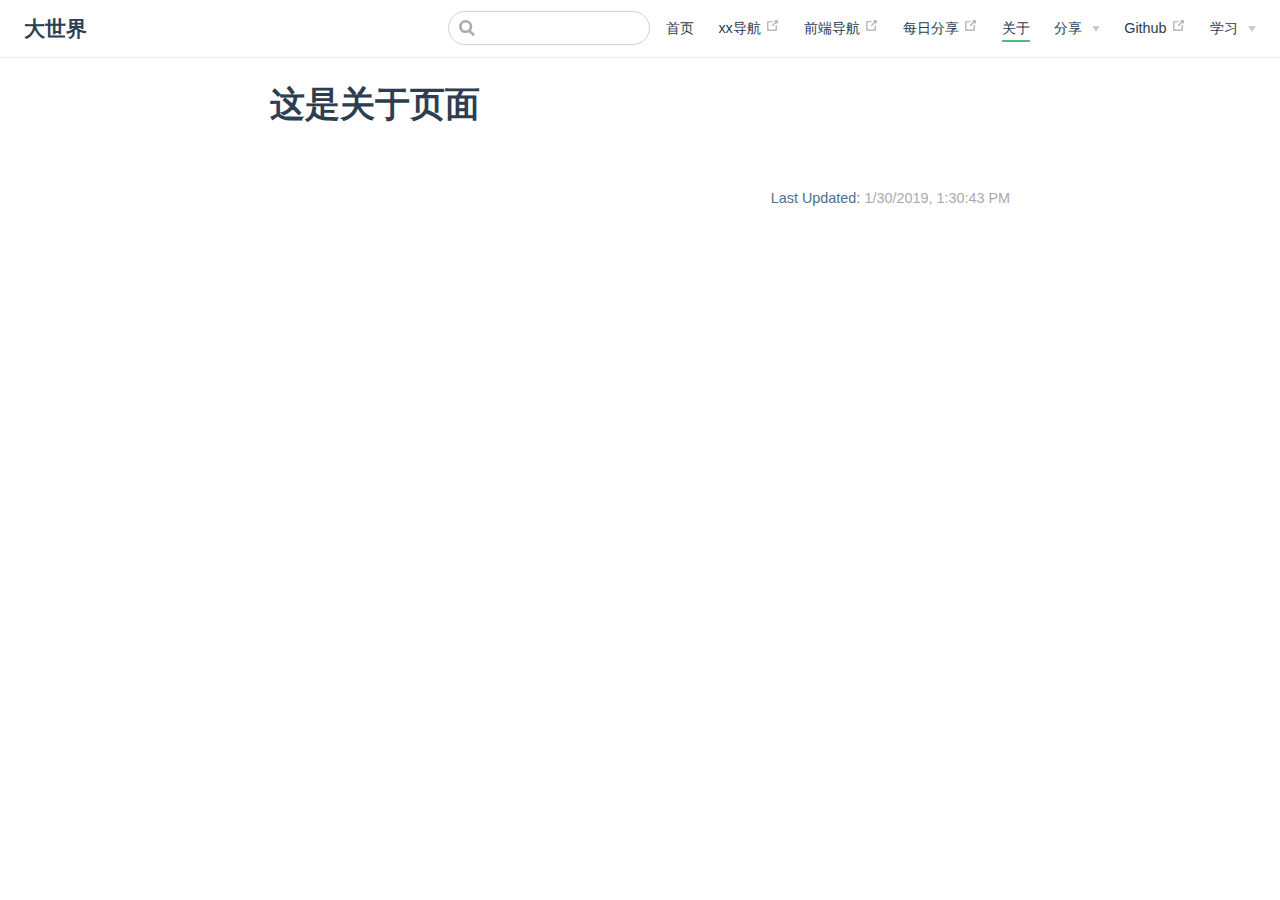
<file: about.html>
<!DOCTYPE html>
<html lang="en-US">
  <head>
    <meta charset="utf-8">
    <meta name="viewport" content="width=device-width,initial-scale=1">
    <title>这是关于页面 | 大世界</title>
    <meta name="description" content="explore the world">
    <link rel="icon" href="/timg.jpeg">
    
    <link rel="preload" href="/assets/css/0.styles.eef6c789.css" as="style"><link rel="preload" href="/assets/js/app.24a05cf1.js" as="script"><link rel="preload" href="/assets/js/4.59513063.js" as="script"><link rel="prefetch" href="/assets/js/10.7c7c4bc1.js"><link rel="prefetch" href="/assets/js/11.5bcfe1b7.js"><link rel="prefetch" href="/assets/js/2.6c3f7e4e.js"><link rel="prefetch" href="/assets/js/3.10c4677b.js"><link rel="prefetch" href="/assets/js/5.34e3c570.js"><link rel="prefetch" href="/assets/js/6.06c265b9.js"><link rel="prefetch" href="/assets/js/7.696fef50.js"><link rel="prefetch" href="/assets/js/8.828e5d78.js"><link rel="prefetch" href="/assets/js/9.a8122070.js">
    <link rel="stylesheet" href="/assets/css/0.styles.eef6c789.css">
  </head>
  <body>
    <div id="app" data-server-rendered="true"><div class="theme-container no-sidebar"><header class="navbar"><div class="sidebar-button"><svg xmlns="http://www.w3.org/2000/svg" aria-hidden="true" role="img" viewBox="0 0 448 512" class="icon"><path fill="currentColor" d="M436 124H12c-6.627 0-12-5.373-12-12V80c0-6.627 5.373-12 12-12h424c6.627 0 12 5.373 12 12v32c0 6.627-5.373 12-12 12zm0 160H12c-6.627 0-12-5.373-12-12v-32c0-6.627 5.373-12 12-12h424c6.627 0 12 5.373 12 12v32c0 6.627-5.373 12-12 12zm0 160H12c-6.627 0-12-5.373-12-12v-32c0-6.627 5.373-12 12-12h424c6.627 0 12 5.373 12 12v32c0 6.627-5.373 12-12 12z"></path></svg></div> <a href="/" class="home-link router-link-active"><!----> <span class="site-name">大世界</span></a> <div class="links" style="max-width:nullpx;"><div class="search-box"><input aria-label="Search" autocomplete="off" spellcheck="false" value=""> <!----></div> <nav class="nav-links can-hide"><div class="nav-item"><a href="/" class="nav-link">首页</a></div><div class="nav-item"><a href="http://mackxin.com/nav.html" target="_blank" rel="noopener noreferrer" class="nav-link external">
  xx导航
  <svg xmlns="http://www.w3.org/2000/svg" aria-hidden="true" x="0px" y="0px" viewBox="0 0 100 100" width="15" height="15" class="icon outbound"><path fill="currentColor" d="M18.8,85.1h56l0,0c2.2,0,4-1.8,4-4v-32h-8v28h-48v-48h28v-8h-32l0,0c-2.2,0-4,1.8-4,4v56C14.8,83.3,16.6,85.1,18.8,85.1z"></path> <polygon fill="currentColor" points="45.7,48.7 51.3,54.3 77.2,28.5 77.2,37.2 85.2,37.2 85.2,14.9 62.8,14.9 62.8,22.9 71.5,22.9"></polygon></svg></a></div><div class="nav-item"><a href="http://mackxin.com/webnav.html" target="_blank" rel="noopener noreferrer" class="nav-link external">
  前端导航
  <svg xmlns="http://www.w3.org/2000/svg" aria-hidden="true" x="0px" y="0px" viewBox="0 0 100 100" width="15" height="15" class="icon outbound"><path fill="currentColor" d="M18.8,85.1h56l0,0c2.2,0,4-1.8,4-4v-32h-8v28h-48v-48h28v-8h-32l0,0c-2.2,0-4,1.8-4,4v56C14.8,83.3,16.6,85.1,18.8,85.1z"></path> <polygon fill="currentColor" points="45.7,48.7 51.3,54.3 77.2,28.5 77.2,37.2 85.2,37.2 85.2,14.9 62.8,14.9 62.8,22.9 71.5,22.9"></polygon></svg></a></div><div class="nav-item"><a href="http://mackxin.com/fx.html" target="_blank" rel="noopener noreferrer" class="nav-link external">
  每日分享
  <svg xmlns="http://www.w3.org/2000/svg" aria-hidden="true" x="0px" y="0px" viewBox="0 0 100 100" width="15" height="15" class="icon outbound"><path fill="currentColor" d="M18.8,85.1h56l0,0c2.2,0,4-1.8,4-4v-32h-8v28h-48v-48h28v-8h-32l0,0c-2.2,0-4,1.8-4,4v56C14.8,83.3,16.6,85.1,18.8,85.1z"></path> <polygon fill="currentColor" points="45.7,48.7 51.3,54.3 77.2,28.5 77.2,37.2 85.2,37.2 85.2,14.9 62.8,14.9 62.8,22.9 71.5,22.9"></polygon></svg></a></div><div class="nav-item"><a href="/about.html" class="nav-link router-link-exact-active router-link-active">关于</a></div><div class="nav-item"><div class="dropdown-wrapper"><a class="dropdown-title"><span class="title">分享</span> <span class="arrow right"></span></a> <ul class="nav-dropdown" style="display:none;"><li class="dropdown-item"><!----> <a href="/jishu/" class="nav-link">技术</a></li><li class="dropdown-item"><!----> <a href="/fx/" class="nav-link">每日</a></li></ul></div></div><div class="nav-item"><a href="https://github.com/macxin" target="_blank" rel="noopener noreferrer" class="nav-link external">
  Github
  <svg xmlns="http://www.w3.org/2000/svg" aria-hidden="true" x="0px" y="0px" viewBox="0 0 100 100" width="15" height="15" class="icon outbound"><path fill="currentColor" d="M18.8,85.1h56l0,0c2.2,0,4-1.8,4-4v-32h-8v28h-48v-48h28v-8h-32l0,0c-2.2,0-4,1.8-4,4v56C14.8,83.3,16.6,85.1,18.8,85.1z"></path> <polygon fill="currentColor" points="45.7,48.7 51.3,54.3 77.2,28.5 77.2,37.2 85.2,37.2 85.2,14.9 62.8,14.9 62.8,22.9 71.5,22.9"></polygon></svg></a></div><div class="nav-item"><div class="dropdown-wrapper"><a class="dropdown-title"><span class="title">学习</span> <span class="arrow right"></span></a> <ul class="nav-dropdown" style="display:none;"><li class="dropdown-item"><h4>前端</h4> <ul class="dropdown-subitem-wrapper"><li class="dropdown-subitem"><a href="/js/" class="nav-link">js</a></li><li class="dropdown-subitem"><a href="/css/" class="nav-link">css</a></li></ul></li><li class="dropdown-item"><h4>后端</h4> <ul class="dropdown-subitem-wrapper"><li class="dropdown-subitem"><a href="/php/" class="nav-link">php</a></li><li class="dropdown-subitem"><a href="/java/" class="nav-link">java</a></li></ul></li></ul></div></div> <!----></nav></div></header> <div class="sidebar-mask"></div> <div class="sidebar"><nav class="nav-links"><div class="nav-item"><a href="/" class="nav-link">首页</a></div><div class="nav-item"><a href="http://mackxin.com/nav.html" target="_blank" rel="noopener noreferrer" class="nav-link external">
  xx导航
  <svg xmlns="http://www.w3.org/2000/svg" aria-hidden="true" x="0px" y="0px" viewBox="0 0 100 100" width="15" height="15" class="icon outbound"><path fill="currentColor" d="M18.8,85.1h56l0,0c2.2,0,4-1.8,4-4v-32h-8v28h-48v-48h28v-8h-32l0,0c-2.2,0-4,1.8-4,4v56C14.8,83.3,16.6,85.1,18.8,85.1z"></path> <polygon fill="currentColor" points="45.7,48.7 51.3,54.3 77.2,28.5 77.2,37.2 85.2,37.2 85.2,14.9 62.8,14.9 62.8,22.9 71.5,22.9"></polygon></svg></a></div><div class="nav-item"><a href="http://mackxin.com/webnav.html" target="_blank" rel="noopener noreferrer" class="nav-link external">
  前端导航
  <svg xmlns="http://www.w3.org/2000/svg" aria-hidden="true" x="0px" y="0px" viewBox="0 0 100 100" width="15" height="15" class="icon outbound"><path fill="currentColor" d="M18.8,85.1h56l0,0c2.2,0,4-1.8,4-4v-32h-8v28h-48v-48h28v-8h-32l0,0c-2.2,0-4,1.8-4,4v56C14.8,83.3,16.6,85.1,18.8,85.1z"></path> <polygon fill="currentColor" points="45.7,48.7 51.3,54.3 77.2,28.5 77.2,37.2 85.2,37.2 85.2,14.9 62.8,14.9 62.8,22.9 71.5,22.9"></polygon></svg></a></div><div class="nav-item"><a href="http://mackxin.com/fx.html" target="_blank" rel="noopener noreferrer" class="nav-link external">
  每日分享
  <svg xmlns="http://www.w3.org/2000/svg" aria-hidden="true" x="0px" y="0px" viewBox="0 0 100 100" width="15" height="15" class="icon outbound"><path fill="currentColor" d="M18.8,85.1h56l0,0c2.2,0,4-1.8,4-4v-32h-8v28h-48v-48h28v-8h-32l0,0c-2.2,0-4,1.8-4,4v56C14.8,83.3,16.6,85.1,18.8,85.1z"></path> <polygon fill="currentColor" points="45.7,48.7 51.3,54.3 77.2,28.5 77.2,37.2 85.2,37.2 85.2,14.9 62.8,14.9 62.8,22.9 71.5,22.9"></polygon></svg></a></div><div class="nav-item"><a href="/about.html" class="nav-link router-link-exact-active router-link-active">关于</a></div><div class="nav-item"><div class="dropdown-wrapper"><a class="dropdown-title"><span class="title">分享</span> <span class="arrow right"></span></a> <ul class="nav-dropdown" style="display:none;"><li class="dropdown-item"><!----> <a href="/jishu/" class="nav-link">技术</a></li><li class="dropdown-item"><!----> <a href="/fx/" class="nav-link">每日</a></li></ul></div></div><div class="nav-item"><a href="https://github.com/macxin" target="_blank" rel="noopener noreferrer" class="nav-link external">
  Github
  <svg xmlns="http://www.w3.org/2000/svg" aria-hidden="true" x="0px" y="0px" viewBox="0 0 100 100" width="15" height="15" class="icon outbound"><path fill="currentColor" d="M18.8,85.1h56l0,0c2.2,0,4-1.8,4-4v-32h-8v28h-48v-48h28v-8h-32l0,0c-2.2,0-4,1.8-4,4v56C14.8,83.3,16.6,85.1,18.8,85.1z"></path> <polygon fill="currentColor" points="45.7,48.7 51.3,54.3 77.2,28.5 77.2,37.2 85.2,37.2 85.2,14.9 62.8,14.9 62.8,22.9 71.5,22.9"></polygon></svg></a></div><div class="nav-item"><div class="dropdown-wrapper"><a class="dropdown-title"><span class="title">学习</span> <span class="arrow right"></span></a> <ul class="nav-dropdown" style="display:none;"><li class="dropdown-item"><h4>前端</h4> <ul class="dropdown-subitem-wrapper"><li class="dropdown-subitem"><a href="/js/" class="nav-link">js</a></li><li class="dropdown-subitem"><a href="/css/" class="nav-link">css</a></li></ul></li><li class="dropdown-item"><h4>后端</h4> <ul class="dropdown-subitem-wrapper"><li class="dropdown-subitem"><a href="/php/" class="nav-link">php</a></li><li class="dropdown-subitem"><a href="/java/" class="nav-link">java</a></li></ul></li></ul></div></div> <!----></nav>  <!----> </div> <div class="page"> <div class="content"><h1 id="这是关于页面"><a href="#这是关于页面" aria-hidden="true" class="header-anchor">#</a> 这是关于页面</h1></div> <div class="page-edit"><!----> <div class="last-updated"><span class="prefix">Last Updated: </span> <span class="time">1/30/2019, 9:30:43 PM</span></div></div> <!----> </div> <!----></div></div>
    <script src="/assets/js/app.24a05cf1.js" defer></script><script src="/assets/js/4.59513063.js" defer></script>
  </body>
</html>
</file>
<file: assets/css/0.styles.eef6c789.css>
.home{padding:3.6rem 2rem 0;max-width:960px;margin:0 auto}.home .hero{text-align:center}.home .hero img{max-height:280px;display:block;margin:3rem auto 1.5rem}.home .hero h1{font-size:3rem}.home .hero .action,.home .hero .description,.home .hero h1{margin:1.8rem auto}.home .hero .description{max-width:35rem;font-size:1.6rem;line-height:1.3;color:#6a8bad}.home .hero .action-button{display:inline-block;font-size:1.2rem;color:#fff;background-color:#3eaf7c;padding:.8rem 1.6rem;border-radius:4px;transition:background-color .1s ease;box-sizing:border-box;border-bottom:1px solid #389d70}.home .hero .action-button:hover{background-color:#4abf8a}.home .features{border-top:1px solid #eaecef;padding:1.2rem 0;margin-top:2.5rem;display:flex;flex-wrap:wrap;align-items:flex-start;align-content:stretch;justify-content:space-between}.home .feature{flex-grow:1;flex-basis:30%;max-width:30%}.home .feature h2{font-size:1.4rem;font-weight:500;border-bottom:none;padding-bottom:0;color:#3a5169}.home .feature p{color:#4e6e8e}.home .footer{padding:2.5rem;border-top:1px solid #eaecef;text-align:center;color:#4e6e8e}@media (max-width:719px){.home .features{flex-direction:column}.home .feature{max-width:100%;padding:0 2.5rem}}@media (max-width:419px){.home{padding-left:1.5rem;padding-right:1.5rem}.home .hero img{max-height:210px;margin:2rem auto 1.2rem}.home .hero h1{font-size:2rem}.home .hero .action,.home .hero .description,.home .hero h1{margin:1.2rem auto}.home .hero .description{font-size:1.2rem}.home .hero .action-button{font-size:1rem;padding:.6rem 1.2rem}.home .feature h2{font-size:1.25rem}}.badge[data-v-247ff63e]{display:inline-block;font-size:14px;height:18px;line-height:18px;border-radius:3px;padding:0 6px;color:#fff;margin-right:5px;background-color:#42b983}.badge.middle[data-v-247ff63e]{vertical-align:middle}.badge.top[data-v-247ff63e]{vertical-align:top}.badge.green[data-v-247ff63e],.badge.tip[data-v-247ff63e]{background-color:#42b983}.badge.error[data-v-247ff63e]{background-color:#da5961}.badge.warn[data-v-247ff63e],.badge.warning[data-v-247ff63e],.badge.yellow[data-v-247ff63e]{background-color:#e7c000}.search-box{display:inline-block;position:relative;margin-right:1rem}.search-box input{cursor:text;width:10rem;color:#4e6e8e;display:inline-block;border:1px solid #cfd4db;border-radius:2rem;font-size:.9rem;line-height:2rem;padding:0 .5rem 0 2rem;outline:none;transition:all .2s ease;background:#fff url(/assets/img/search.83621669.svg) .6rem .5rem no-repeat;background-size:1rem}.search-box input:focus{cursor:auto;border-color:#3eaf7c}.search-box .suggestions{background:#fff;width:20rem;position:absolute;top:1.5rem;border:1px solid #cfd4db;border-radius:6px;padding:.4rem;list-style-type:none}.search-box .suggestions.align-right{right:0}.search-box .suggestion{line-height:1.4;padding:.4rem .6rem;border-radius:4px;cursor:pointer}.search-box .suggestion a{white-space:normal;color:#5d82a6}.search-box .suggestion a .page-title{font-weight:600}.search-box .suggestion a .header{font-size:.9em;margin-left:.25em}.search-box .suggestion.focused{background-color:#f3f4f5}.search-box .suggestion.focused a{color:#3eaf7c}@media (max-width:959px){.search-box input{cursor:pointer;width:0;border-color:transparent;position:relative}.search-box input:focus{cursor:text;left:0;width:10rem}}@media (max-width:959px) and (min-width:719px){.search-box .suggestions{left:0}}@media (max-width:719px){.search-box{margin-right:0}.search-box input{left:1rem}.search-box .suggestions{right:0}}@media (max-width:419px){.search-box .suggestions{width:calc(100vw - 4rem)}.search-box input:focus{width:8rem}}.dropdown-enter,.dropdown-leave-to{height:0!important}.dropdown-wrapper{cursor:pointer}.dropdown-wrapper .dropdown-title{display:block}.dropdown-wrapper .dropdown-title:hover{border-color:transparent}.dropdown-wrapper .dropdown-title .arrow{vertical-align:middle;margin-top:-1px;margin-left:.4rem}.dropdown-wrapper .nav-dropdown .dropdown-item{color:inherit;line-height:1.7rem}.dropdown-wrapper .nav-dropdown .dropdown-item h4{margin:.45rem 0 0;border-top:1px solid #eee;padding:.45rem 1.5rem 0 1.25rem}.dropdown-wrapper .nav-dropdown .dropdown-item .dropdown-subitem-wrapper{padding:0;list-style:none}.dropdown-wrapper .nav-dropdown .dropdown-item .dropdown-subitem-wrapper .dropdown-subitem{font-size:.9em}.dropdown-wrapper .nav-dropdown .dropdown-item a{display:block;line-height:1.7rem;position:relative;border-bottom:none;font-weight:400;margin-bottom:0;padding:0 1.5rem 0 1.25rem}.dropdown-wrapper .nav-dropdown .dropdown-item a.router-link-active,.dropdown-wrapper .nav-dropdown .dropdown-item a:hover{color:#3eaf7c}.dropdown-wrapper .nav-dropdown .dropdown-item a.router-link-active:after{content:"";width:0;height:0;border-left:5px solid #3eaf7c;border-top:3px solid transparent;border-bottom:3px solid transparent;position:absolute;top:calc(50% - 2px);left:9px}.dropdown-wrapper .nav-dropdown .dropdown-item:first-child h4{margin-top:0;padding-top:0;border-top:0}@media (max-width:719px){.dropdown-wrapper.open .dropdown-title{margin-bottom:.5rem}.dropdown-wrapper .nav-dropdown{transition:height .1s ease-out;overflow:hidden}.dropdown-wrapper .nav-dropdown .dropdown-item h4{border-top:0;margin-top:0;padding-top:0}.dropdown-wrapper .nav-dropdown .dropdown-item>a,.dropdown-wrapper .nav-dropdown .dropdown-item h4{font-size:15px;line-height:2rem}.dropdown-wrapper .nav-dropdown .dropdown-item .dropdown-subitem{font-size:14px;padding-left:1rem}}@media (min-width:719px){.dropdown-wrapper{height:1.8rem}.dropdown-wrapper:hover .nav-dropdown{display:block!important}.dropdown-wrapper .dropdown-title .arrow{border-left:4px solid transparent;border-right:4px solid transparent;border-top:6px solid #ccc;border-bottom:0}.dropdown-wrapper .nav-dropdown{display:none;height:auto!important;box-sizing:border-box;max-height:calc(100vh - 2.7rem);overflow-y:auto;position:absolute;top:100%;right:0;background-color:#fff;padding:.6rem 0;border:1px solid #ddd;border-bottom-color:#ccc;text-align:left;border-radius:.25rem;white-space:nowrap;margin:0}}.nav-links{display:inline-block}.nav-links a{line-height:1.4rem;color:inherit}.nav-links a.router-link-active,.nav-links a:hover{color:#3eaf7c}.nav-links .nav-item{position:relative;display:inline-block;margin-left:1.5rem;line-height:2rem}.nav-links .nav-item:first-child{margin-left:0}.nav-links .repo-link{margin-left:1.5rem}@media (max-width:719px){.nav-links .nav-item,.nav-links .repo-link{margin-left:0}}@media (min-width:719px){.nav-links a.router-link-active,.nav-links a:hover{color:#2c3e50}.nav-item>a:not(.external).router-link-active,.nav-item>a:not(.external):hover{margin-bottom:-2px;border-bottom:2px solid #46bd87}}.navbar{padding:.7rem 1.5rem;line-height:2.2rem;position:relative}.navbar a,.navbar img,.navbar span{display:inline-block}.navbar .logo{height:2.2rem;min-width:2.2rem;margin-right:.8rem;vertical-align:top}.navbar .site-name{font-size:1.3rem;font-weight:600;color:#2c3e50;position:relative}.navbar .links{padding-left:1.5rem;box-sizing:border-box;background-color:#fff;white-space:nowrap;font-size:.9rem;position:absolute;right:1.5rem;top:.7rem;display:flex}.navbar .links .search-box{flex:0 0 auto;vertical-align:top}.navbar .links .nav-links{flex:1}@media (max-width:719px){.navbar{padding-left:4rem}.navbar .can-hide{display:none}.navbar .links{padding-left:1.5rem}}.page-edit,.page-nav{max-width:740px;margin:0 auto;padding:2rem 2.5rem}@media (max-width:959px){.page-edit,.page-nav{padding:2rem}}@media (max-width:419px){.page-edit,.page-nav{padding:1.5rem}}.page{padding-bottom:2rem}.page-edit{padding-top:1rem;padding-bottom:1rem;overflow:auto}.page-edit .edit-link{display:inline-block}.page-edit .edit-link a{color:#4e6e8e;margin-right:.25rem}.page-edit .last-updated{float:right;font-size:.9em}.page-edit .last-updated .prefix{font-weight:500;color:#4e6e8e}.page-edit .last-updated .time{font-weight:400;color:#aaa}.page-nav{padding-top:1rem;padding-bottom:0}.page-nav .inner{min-height:2rem;margin-top:0;border-top:1px solid #eaecef;padding-top:1rem;overflow:auto}.page-nav .next{float:right}@media (max-width:719px){.page-edit .edit-link{margin-bottom:.5rem}.page-edit .last-updated{font-size:.8em;float:none;text-align:left}}.sidebar-button{display:none;width:1.25rem;height:1.25rem;position:absolute;padding:.6rem;top:.6rem;left:1rem}.sidebar-button .icon{display:block;width:1.25rem;height:1.25rem}@media (max-width:719px){.sidebar-button{display:block}}.sidebar-group:not(.first){margin-top:1em}.sidebar-group .sidebar-group{padding-left:.5em}.sidebar-group:not(.collapsable) .sidebar-heading{cursor:auto;color:inherit}.sidebar-heading{color:#999;transition:color .15s ease;cursor:pointer;font-size:1.1em;font-weight:700;padding:0 1.5rem;margin-top:0;margin-bottom:.5rem}.sidebar-heading.open,.sidebar-heading:hover{color:inherit}.sidebar-heading .arrow{position:relative;top:-.12em;left:.5em}.sidebar-heading:.open .arrow{top:-.18em}.sidebar-group-items{transition:height .1s ease-out;overflow:hidden}.sidebar ul{padding:0;margin:0;list-style-type:none}.sidebar a{display:inline-block}.sidebar .nav-links{display:none;border-bottom:1px solid #eaecef;padding:.5rem 0 .75rem 0}.sidebar .nav-links a{font-weight:600}.sidebar .nav-links .nav-item,.sidebar .nav-links .repo-link{display:block;line-height:1.25rem;font-size:1.1em;padding:.5rem 0 .5rem 1.5rem}.sidebar .sidebar-links{padding:1.5rem 0}@media (max-width:719px){.sidebar .nav-links{display:block}.sidebar .nav-links .dropdown-wrapper .nav-dropdown .dropdown-item a.router-link-active:after{top:calc(1rem - 2px)}.sidebar .sidebar-links{padding:1rem 0}}.sw-update-popup{position:fixed;right:1em;bottom:1em;padding:1em;border:1px solid #3eaf7c;border-radius:3px;background:#fff;box-shadow:0 4px 16px rgba(0,0,0,.5);text-align:center}.sw-update-popup button{margin-top:.5em;padding:.25em 2em}.sw-update-popup-enter-active,.sw-update-popup-leave-active{transition:opacity .3s,transform .3s}.sw-update-popup-enter,.sw-update-popup-leave-to{opacity:0;transform:translateY(50%) scale(.5)}code[class*=language-],pre[class*=language-]{color:#ccc;background:none;font-family:Consolas,Monaco,Andale Mono,Ubuntu Mono,monospace;text-align:left;white-space:pre;word-spacing:normal;word-break:normal;word-wrap:normal;line-height:1.5;-moz-tab-size:4;-o-tab-size:4;tab-size:4;-webkit-hyphens:none;-ms-hyphens:none;hyphens:none}pre[class*=language-]{padding:1em;margin:.5em 0;overflow:auto}:not(pre)>code[class*=language-],pre[class*=language-]{background:#2d2d2d}:not(pre)>code[class*=language-]{padding:.1em;border-radius:.3em;white-space:normal}.token.block-comment,.token.cdata,.token.comment,.token.doctype,.token.prolog{color:#999}.token.punctuation{color:#ccc}.token.attr-name,.token.deleted,.token.namespace,.token.tag{color:#e2777a}.token.function-name{color:#6196cc}.token.boolean,.token.function,.token.number{color:#f08d49}.token.class-name,.token.constant,.token.property,.token.symbol{color:#f8c555}.token.atrule,.token.builtin,.token.important,.token.keyword,.token.selector{color:#cc99cd}.token.attr-value,.token.char,.token.regex,.token.string,.token.variable{color:#7ec699}.token.entity,.token.operator,.token.url{color:#67cdcc}.token.bold,.token.important{font-weight:700}.token.italic{font-style:italic}.token.entity{cursor:help}.token.inserted{color:green}#nprogress{pointer-events:none}#nprogress .bar{background:#3eaf7c;position:fixed;z-index:1031;top:0;left:0;width:100%;height:2px}#nprogress .peg{display:block;position:absolute;right:0;width:100px;height:100%;box-shadow:0 0 10px #3eaf7c,0 0 5px #3eaf7c;opacity:1;transform:rotate(3deg) translateY(-4px)}#nprogress .spinner{display:block;position:fixed;z-index:1031;top:15px;right:15px}#nprogress .spinner-icon{width:18px;height:18px;box-sizing:border-box;border:2px solid transparent;border-top-color:#3eaf7c;border-left-color:#3eaf7c;border-radius:50%;animation:nprogress-spinner .4s linear infinite}.nprogress-custom-parent{overflow:hidden;position:relative}.nprogress-custom-parent #nprogress .bar,.nprogress-custom-parent #nprogress .spinner{position:absolute}@keyframes nprogress-spinner{0%{transform:rotate(0deg)}to{transform:rotate(1turn)}}.content code{color:#476582;padding:.25rem .5rem;margin:0;font-size:.85em;background-color:rgba(27,31,35,.05);border-radius:3px}.content pre,.content pre[class*=language-]{line-height:1.4;padding:1.25rem 1.5rem;margin:.85rem 0;background-color:#282c34;border-radius:6px;overflow:auto}.content pre[class*=language-] code,.content pre code{color:#fff;padding:0;background-color:transparent;border-radius:0}div[class*=language-]{position:relative;background-color:#282c34;border-radius:6px}div[class*=language-] .highlight-lines{-webkit-user-select:none;-moz-user-select:none;-ms-user-select:none;user-select:none;padding-top:1.3rem;position:absolute;top:0;left:0;width:100%;line-height:1.4}div[class*=language-] .highlight-lines .highlighted{background-color:rgba(0,0,0,.66)}div[class*=language-] pre,div[class*=language-] pre[class*=language-]{background:transparent;position:relative;z-index:1}div[class*=language-]:before{position:absolute;z-index:3;top:.8em;right:1em;font-size:.75rem;color:hsla(0,0%,100%,.4)}div[class*=language-]:not(.line-numbers-mode) .line-numbers-wrapper{display:none}div[class*=language-].line-numbers-mode .highlight-lines .highlighted{position:relative}div[class*=language-].line-numbers-mode .highlight-lines .highlighted:before{content:" ";position:absolute;z-index:3;left:0;top:0;display:block;width:3.5rem;height:100%;background-color:rgba(0,0,0,.66)}div[class*=language-].line-numbers-mode pre{padding-left:4.5rem;vertical-align:middle}div[class*=language-].line-numbers-mode .line-numbers-wrapper{position:absolute;top:0;width:3.5rem;text-align:center;color:hsla(0,0%,100%,.3);padding:1.25rem 0;line-height:1.4}div[class*=language-].line-numbers-mode .line-numbers-wrapper .line-number,div[class*=language-].line-numbers-mode .line-numbers-wrapper br{-webkit-user-select:none;-moz-user-select:none;-ms-user-select:none;user-select:none}div[class*=language-].line-numbers-mode .line-numbers-wrapper .line-number{position:relative;z-index:4;font-size:.85em}div[class*=language-].line-numbers-mode:after{content:"";position:absolute;z-index:2;top:0;left:0;width:3.5rem;height:100%;border-radius:6px 0 0 6px;border-right:1px solid rgba(0,0,0,.66);background-color:#282c34}div[class~=language-js]:before{content:"js"}div[class~=language-ts]:before{content:"ts"}div[class~=language-html]:before{content:"html"}div[class~=language-md]:before{content:"md"}div[class~=language-vue]:before{content:"vue"}div[class~=language-css]:before{content:"css"}div[class~=language-sass]:before{content:"sass"}div[class~=language-scss]:before{content:"scss"}div[class~=language-less]:before{content:"less"}div[class~=language-stylus]:before{content:"stylus"}div[class~=language-go]:before{content:"go"}div[class~=language-java]:before{content:"java"}div[class~=language-c]:before{content:"c"}div[class~=language-sh]:before{content:"sh"}div[class~=language-yaml]:before{content:"yaml"}div[class~=language-py]:before{content:"py"}div[class~=language-javascript]:before{content:"js"}div[class~=language-typescript]:before{content:"ts"}div[class~=language-markup]:before{content:"html"}div[class~=language-markdown]:before{content:"md"}div[class~=language-json]:before{content:"json"}div[class~=language-ruby]:before{content:"rb"}div[class~=language-python]:before{content:"py"}div[class~=language-bash]:before{content:"sh"}.custom-block .custom-block-title{font-weight:600;margin-bottom:-.4rem}.custom-block.danger,.custom-block.tip,.custom-block.warning{padding:.1rem 1.5rem;border-left-width:.5rem;border-left-style:solid;margin:1rem 0}.custom-block.tip{background-color:#f3f5f7;border-color:#42b983}.custom-block.warning{background-color:rgba(255,229,100,.3);border-color:#e7c000;color:#6b5900}.custom-block.warning .custom-block-title{color:#b29400}.custom-block.warning a{color:#2c3e50}.custom-block.danger{background-color:#ffe6e6;border-color:#c00;color:#4d0000}.custom-block.danger .custom-block-title{color:#900}.custom-block.danger a{color:#2c3e50}.arrow{display:inline-block;width:0;height:0}.arrow.up{border-bottom:6px solid #ccc}.arrow.down,.arrow.up{border-left:4px solid transparent;border-right:4px solid transparent}.arrow.down{border-top:6px solid #ccc}.arrow.right{border-left:6px solid #ccc}.arrow.left,.arrow.right{border-top:4px solid transparent;border-bottom:4px solid transparent}.arrow.left{border-right:6px solid #ccc}.content:not(.custom){max-width:740px;margin:0 auto;padding:2rem 2.5rem}@media (max-width:959px){.content:not(.custom){padding:2rem}}@media (max-width:419px){.content:not(.custom){padding:1.5rem}}.table-of-contents .badge{vertical-align:middle}body,html{padding:0;margin:0}body{font-family:-apple-system,BlinkMacSystemFont,Segoe UI,Roboto,Oxygen,Ubuntu,Cantarell,Fira Sans,Droid Sans,Helvetica Neue,sans-serif;-webkit-font-smoothing:antialiased;-moz-osx-font-smoothing:grayscale;font-size:16px;color:#2c3e50}.page{padding-left:20rem}.navbar{z-index:20;right:0;height:3.6rem;background-color:#fff;box-sizing:border-box;border-bottom:1px solid #eaecef}.navbar,.sidebar-mask{position:fixed;top:0;left:0}.sidebar-mask{z-index:9;width:100vw;height:100vh;display:none}.sidebar{font-size:15px;background-color:#fff;width:20rem;position:fixed;z-index:10;margin:0;top:3.6rem;left:0;bottom:0;box-sizing:border-box;border-right:1px solid #eaecef;overflow-y:auto}.content:not(.custom)>:first-child{margin-top:3.6rem}.content:not(.custom) a:hover{text-decoration:underline}.content:not(.custom) p.demo{padding:1rem 1.5rem;border:1px solid #ddd;border-radius:4px}.content:not(.custom) img{max-width:100%}.content.custom{padding:0;margin:0}.content.custom img{max-width:100%}a{font-weight:500;text-decoration:none}a,p a code{color:#3eaf7c}p a code{font-weight:400}kbd{background:#eee;border:.15rem solid #ddd;border-bottom:.25rem solid #ddd;border-radius:.15rem;padding:0 .15em}blockquote{font-size:1.2rem;color:#999;border-left:.25rem solid #dfe2e5;margin-left:0;padding-left:1rem}ol,ul{padding-left:1.2em}strong{font-weight:600}h1,h2,h3,h4,h5,h6{font-weight:600;line-height:1.25}.content:not(.custom)>h1,.content:not(.custom)>h2,.content:not(.custom)>h3,.content:not(.custom)>h4,.content:not(.custom)>h5,.content:not(.custom)>h6{margin-top:-3.1rem;padding-top:4.6rem;margin-bottom:0}.content:not(.custom)>h1:first-child,.content:not(.custom)>h2:first-child,.content:not(.custom)>h3:first-child,.content:not(.custom)>h4:first-child,.content:not(.custom)>h5:first-child,.content:not(.custom)>h6:first-child{margin-top:-1.5rem;margin-bottom:1rem}.content:not(.custom)>h1:first-child+.custom-block,.content:not(.custom)>h1:first-child+p,.content:not(.custom)>h1:first-child+pre,.content:not(.custom)>h2:first-child+.custom-block,.content:not(.custom)>h2:first-child+p,.content:not(.custom)>h2:first-child+pre,.content:not(.custom)>h3:first-child+.custom-block,.content:not(.custom)>h3:first-child+p,.content:not(.custom)>h3:first-child+pre,.content:not(.custom)>h4:first-child+.custom-block,.content:not(.custom)>h4:first-child+p,.content:not(.custom)>h4:first-child+pre,.content:not(.custom)>h5:first-child+.custom-block,.content:not(.custom)>h5:first-child+p,.content:not(.custom)>h5:first-child+pre,.content:not(.custom)>h6:first-child+.custom-block,.content:not(.custom)>h6:first-child+p,.content:not(.custom)>h6:first-child+pre{margin-top:2rem}h1:hover .header-anchor,h2:hover .header-anchor,h3:hover .header-anchor,h4:hover .header-anchor,h5:hover .header-anchor,h6:hover .header-anchor{opacity:1}h1{font-size:2.2rem}h2{font-size:1.65rem;padding-bottom:.3rem;border-bottom:1px solid #eaecef}h3{font-size:1.35rem}a.header-anchor{font-size:.85em;float:left;margin-left:-.87em;padding-right:.23em;margin-top:.125em;opacity:0}a.header-anchor:hover{text-decoration:none}.line-number,code,kbd{font-family:source-code-pro,Menlo,Monaco,Consolas,Courier New,monospace}ol,p,ul{line-height:1.7}hr{border:0;border-top:1px solid #eaecef}table{border-collapse:collapse;margin:1rem 0;display:block;overflow-x:auto}tr{border-top:1px solid #dfe2e5}tr:nth-child(2n){background-color:#f6f8fa}td,th{border:1px solid #dfe2e5;padding:.6em 1em}.custom-layout{padding-top:3.6rem}.theme-container.sidebar-open .sidebar-mask{display:block}.theme-container.no-navbar .content:not(.custom)>h1,.theme-container.no-navbar h2,.theme-container.no-navbar h3,.theme-container.no-navbar h4,.theme-container.no-navbar h5,.theme-container.no-navbar h6{margin-top:1.5rem;padding-top:0}.theme-container.no-navbar .sidebar{top:0}.theme-container.no-navbar .custom-layout{padding-top:0}@media (min-width:720px){.theme-container.no-sidebar .sidebar{display:none}.theme-container.no-sidebar .page{padding-left:0}}@media (max-width:959px){.sidebar{font-size:15px;width:16.4rem}.page{padding-left:16.4rem}}@media (max-width:719px){.sidebar{top:0;padding-top:3.6rem;transform:translateX(-100%);transition:transform .2s ease}.page{padding-left:0}.theme-container.sidebar-open .sidebar{transform:translateX(0)}.theme-container.no-navbar .sidebar{padding-top:0}}@media (max-width:419px){h1{font-size:1.9rem}.content div[class*=language-]{margin:.85rem -1.5rem;border-radius:0}}.icon.outbound{color:#aaa;display:inline-block}.sidebar .sidebar-sub-headers{padding-left:1rem;font-size:.95em}a.sidebar-link{font-weight:400;display:inline-block;color:#2c3e50;border-left:.25rem solid transparent;padding:.35rem 1rem .35rem 1.25rem;line-height:1.4;width:100%;box-sizing:border-box}a.sidebar-link:hover{color:#3eaf7c}a.sidebar-link.active{font-weight:600;color:#3eaf7c;border-left-color:#3eaf7c}.sidebar-group a.sidebar-link{padding-left:2rem}.sidebar-sub-headers a.sidebar-link{padding-top:.25rem;padding-bottom:.25rem;border-left:none}.sidebar-sub-headers a.sidebar-link.active{font-weight:500}
</file>
